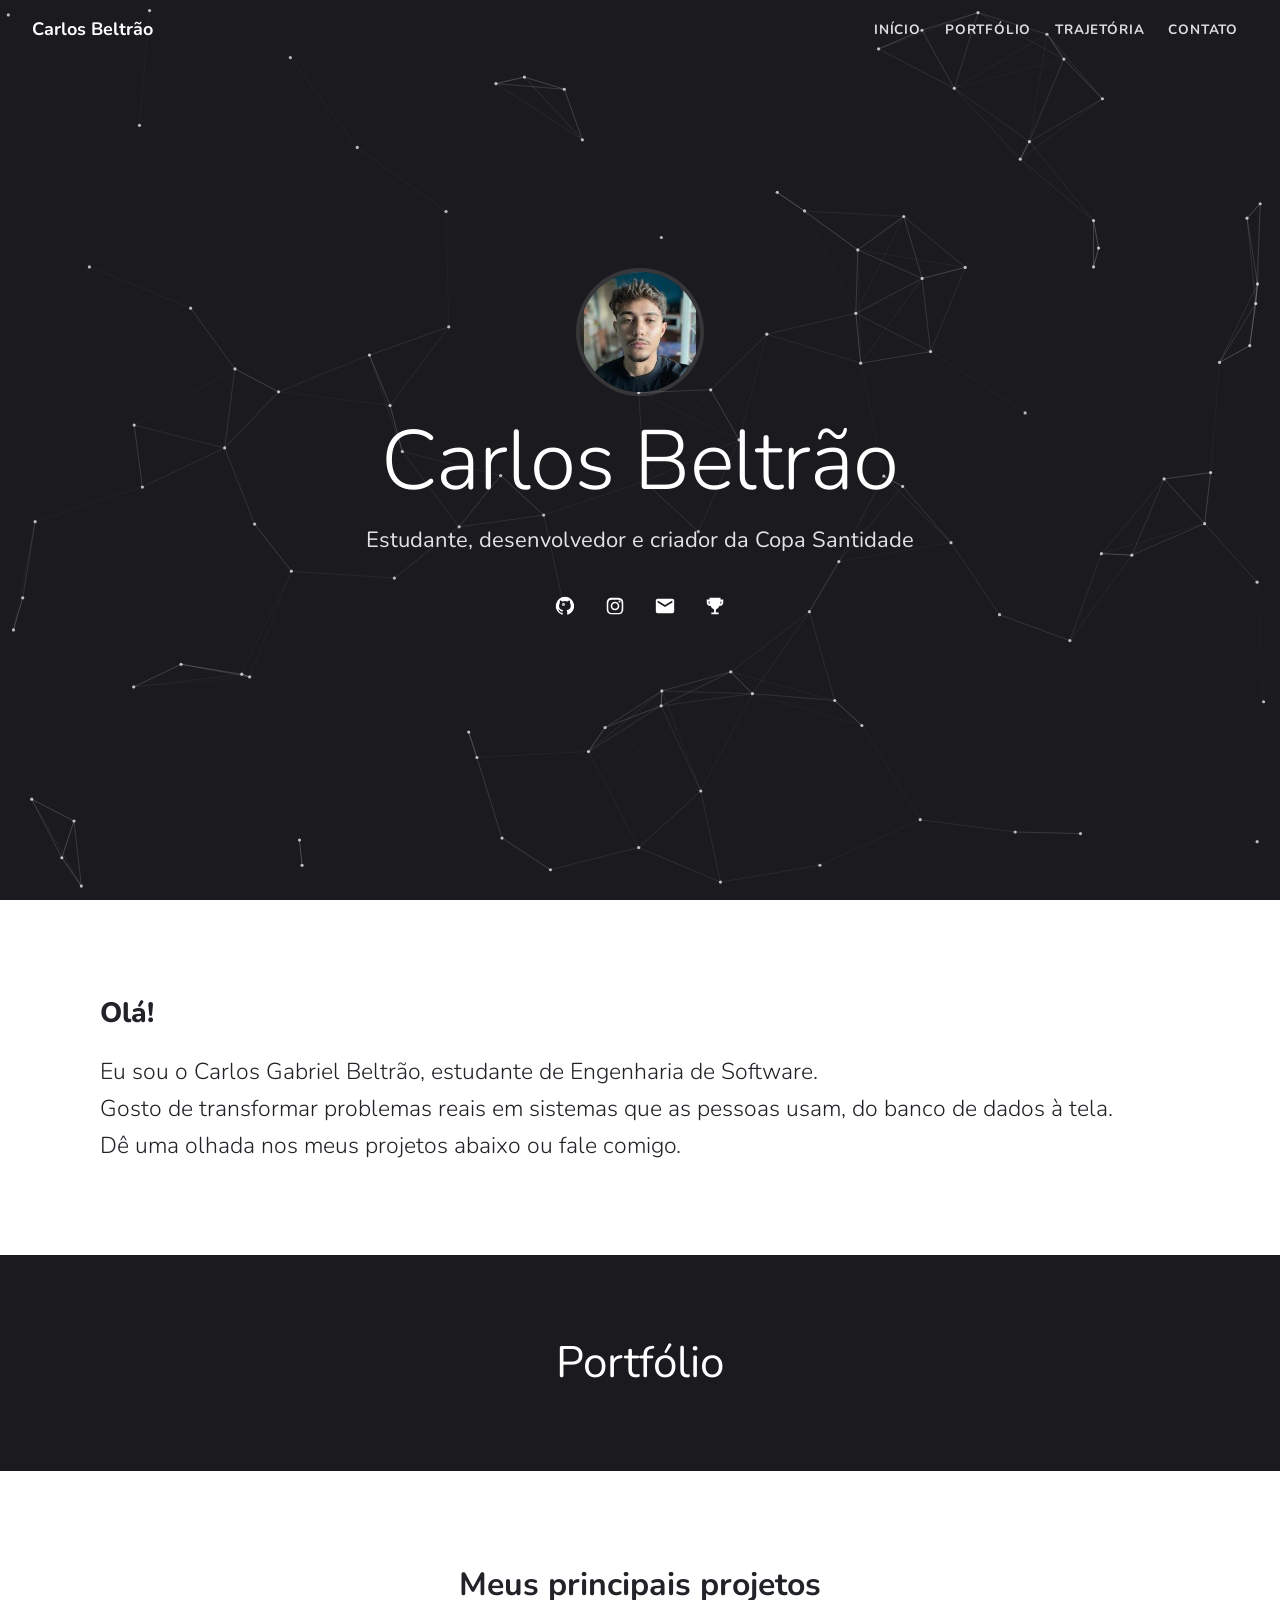
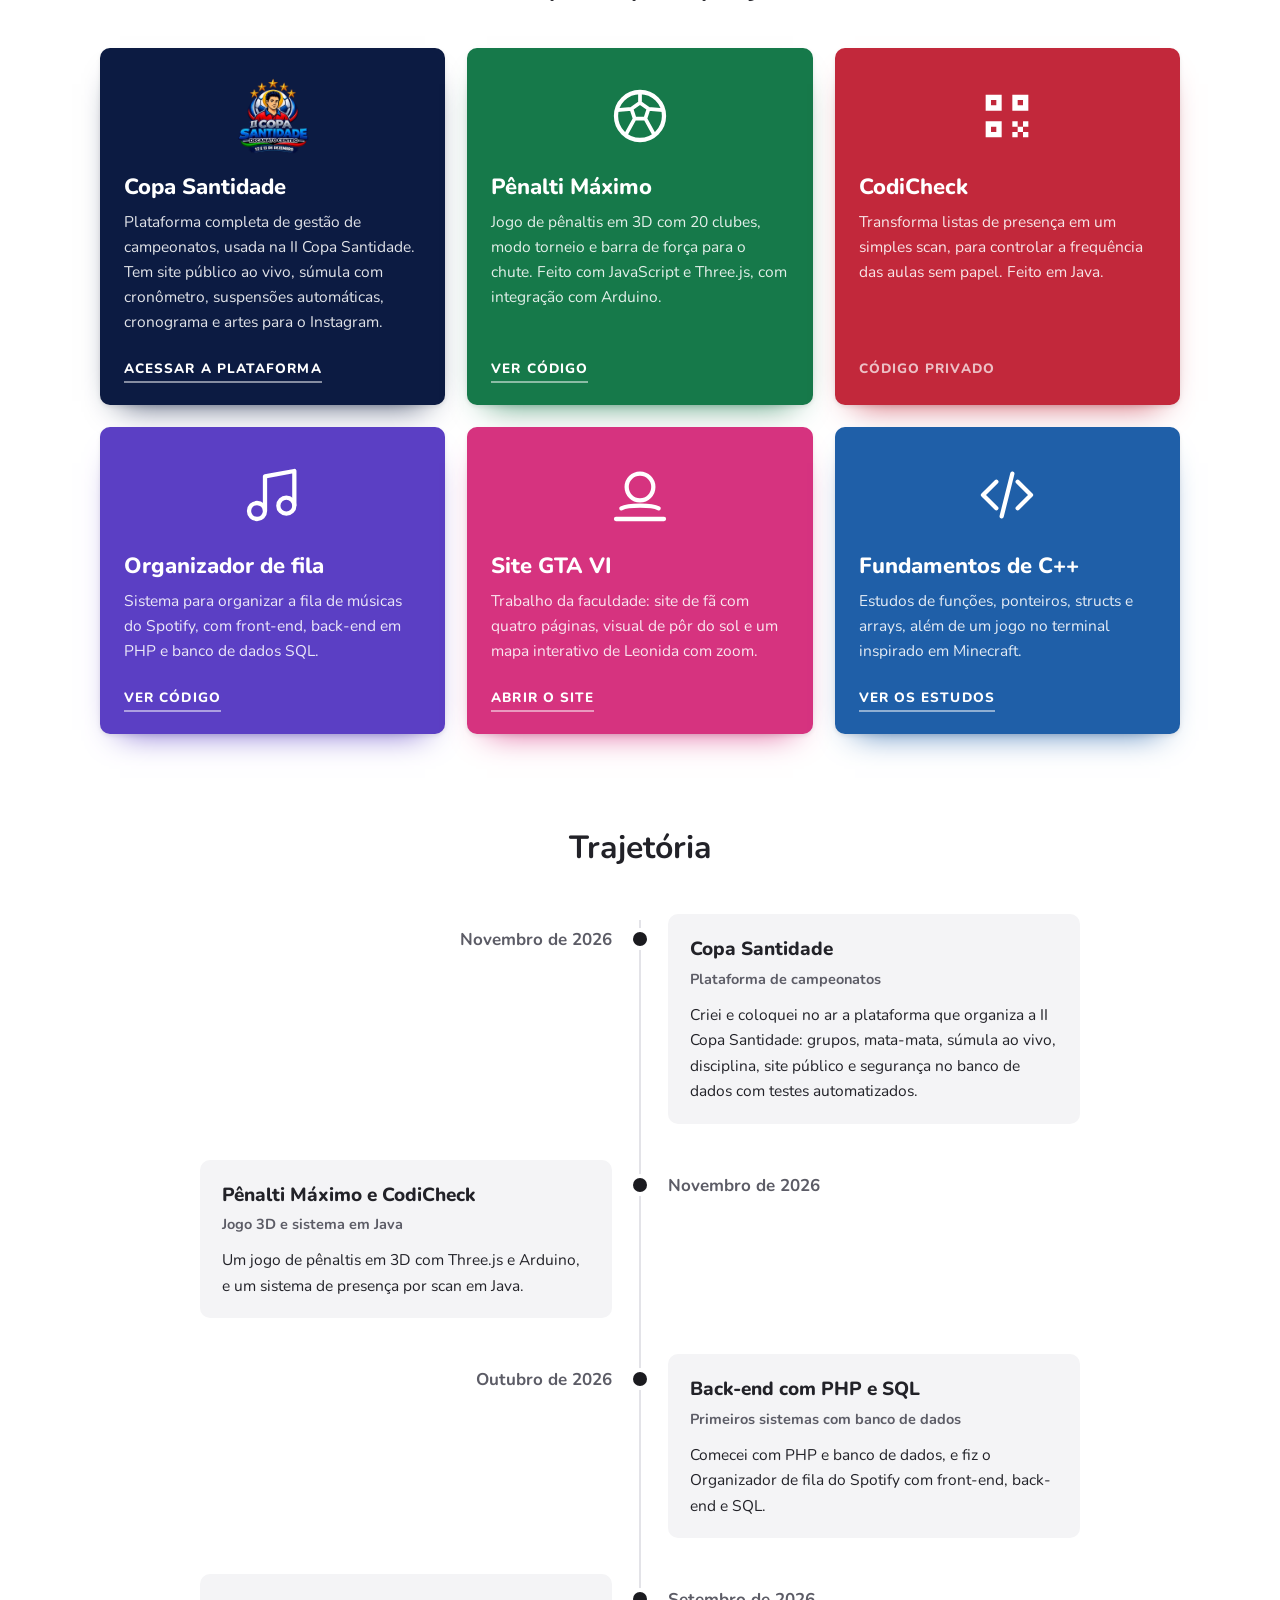
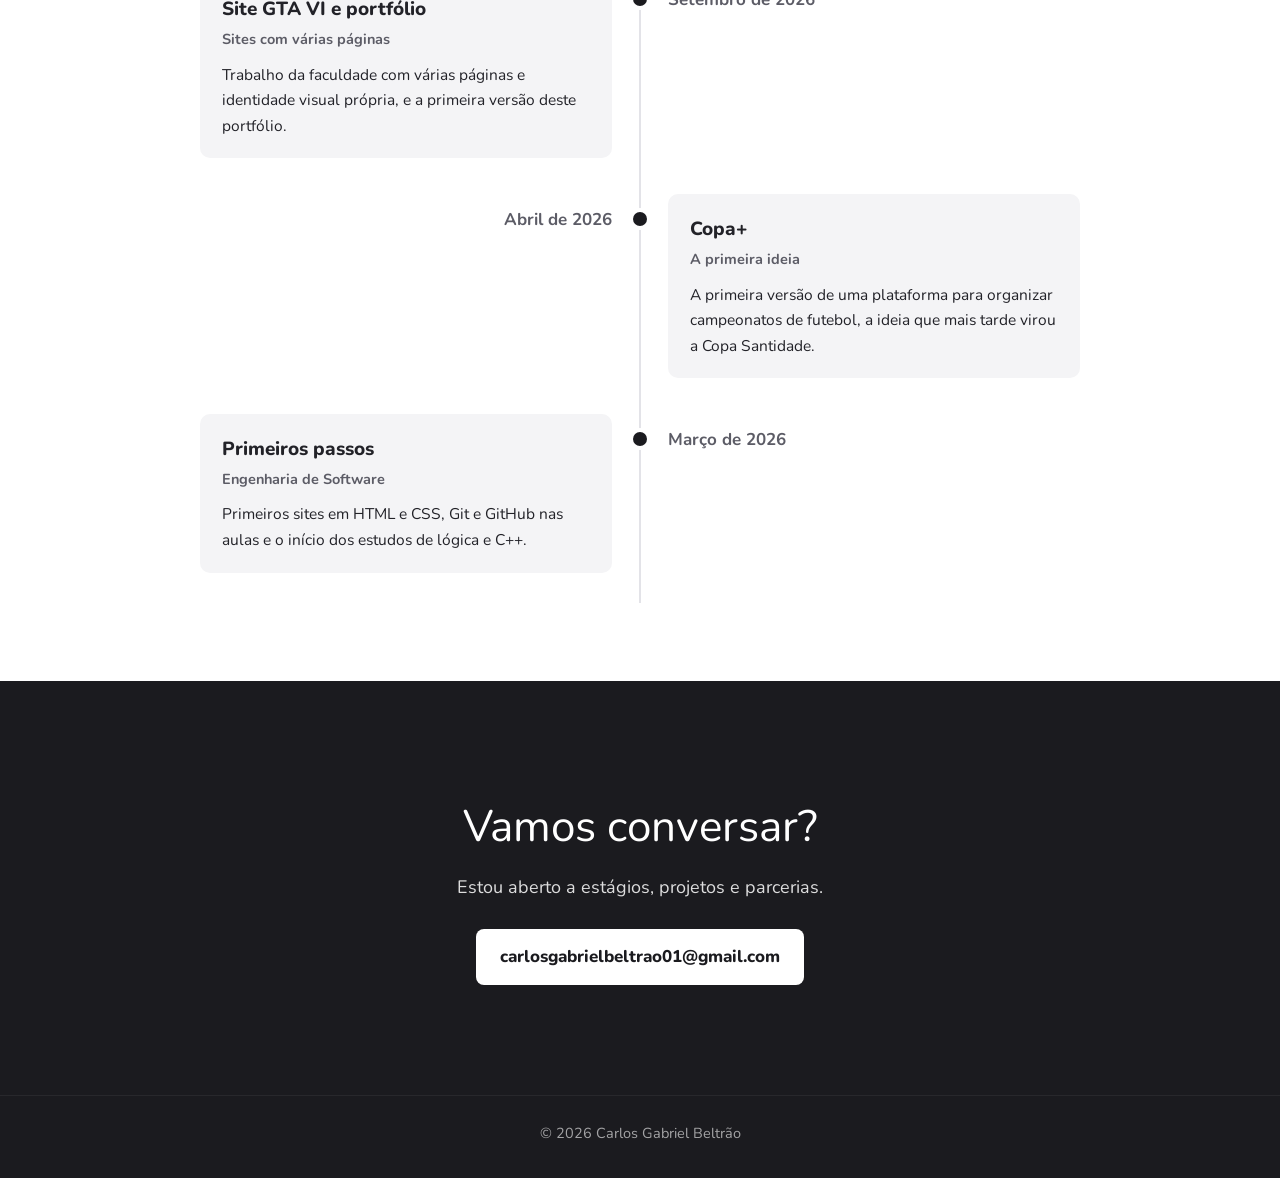
<file: index.html>
<!DOCTYPE html>
<html lang="pt-BR">
<head>
  <meta charset="UTF-8">
  <meta name="viewport" content="width=device-width, initial-scale=1.0">
  <title>Carlos Gabriel Beltrão</title>
  <meta name="description" content="Carlos Gabriel Beltrão, estudante de Engenharia de Software e desenvolvedor. Criador da plataforma Copa Santidade.">
  <meta name="theme-color" content="#1b1b1f">
  <meta property="og:title" content="Carlos Gabriel Beltrão">
  <meta property="og:description" content="Estudante de Engenharia de Software e desenvolvedor.">
  <meta property="og:image" content="img/carlos.jpg">
  <link rel="icon" href="img/carlos.jpg">
  <link rel="preconnect" href="https://fonts.googleapis.com">
  <link rel="preconnect" href="https://fonts.gstatic.com" crossorigin>
  <link href="https://fonts.googleapis.com/css2?family=Nunito:wght@300;400;600;700;800&display=swap" rel="stylesheet">
  <link rel="stylesheet" href="portfolio.css?v=3">
</head>

<body>
  <a class="pular" href="#ola">Pular para o conteúdo</a>

  <header class="topo" id="topo">
    <a class="topo-nome" href="#inicio">Carlos Beltrão</a>
    <nav aria-label="Navegação principal">
      <a href="#inicio">Início</a>
      <a href="#portfolio">Portfólio</a>
      <a href="#trajetoria">Trajetória</a>
      <a href="#contato">Contato</a>
    </nav>
  </header>

  <section class="ceu" id="inicio">
    <canvas class="estrelas" aria-hidden="true"></canvas>
    <div class="ceu-conteudo">
      <img class="foto" src="img/carlos.jpg" alt="Foto de Carlos Gabriel Beltrão" width="120" height="120">
      <h1>Carlos Beltrão</h1>
      <p class="papel">Estudante, desenvolvedor e criador da Copa Santidade</p>
      <ul class="redes" aria-label="Redes e contato">
        <li><a href="https://github.com/engsCarlosBeltrao" target="_blank" rel="noopener noreferrer" aria-label="GitHub">
          <svg viewBox="0 0 24 24" aria-hidden="true"><path d="M12 2a10 10 0 0 0-3.2 19.5c.5.1.7-.2.7-.5v-1.7c-2.8.6-3.4-1.3-3.4-1.3-.5-1.2-1.1-1.5-1.1-1.5-.9-.6.1-.6.1-.6 1 .1 1.5 1 1.5 1 .9 1.5 2.4 1.1 2.9.8.1-.6.4-1.1.6-1.3-2.2-.3-4.6-1.1-4.6-5 0-1.1.4-2 1-2.7-.1-.3-.4-1.3.1-2.7 0 0 .8-.3 2.8 1a9.6 9.6 0 0 1 5 0c1.9-1.3 2.8-1 2.8-1 .5 1.4.2 2.4.1 2.7.6.7 1 1.6 1 2.7 0 3.9-2.3 4.7-4.6 5 .4.3.7.9.7 1.9V21c0 .3.2.6.7.5A10 10 0 0 0 12 2Z"/></svg>
        </a></li>
        <li><a href="https://www.instagram.com/gabriel_beltraozz/" target="_blank" rel="noopener noreferrer" aria-label="Instagram">
          <svg viewBox="0 0 24 24" aria-hidden="true"><path d="M12 7.3a4.7 4.7 0 1 0 0 9.4 4.7 4.7 0 0 0 0-9.4Zm0 7.7a3 3 0 1 1 0-6 3 3 0 0 1 0 6Zm6-7.9a1.1 1.1 0 1 1-2.2 0 1.1 1.1 0 0 1 2.2 0ZM21 8.2c-.1-1.5-.4-2.8-1.5-3.8-1-1-2.3-1.4-3.8-1.5H8.3c-1.5.1-2.8.4-3.8 1.5-1 1-1.4 2.3-1.5 3.8v7.6c.1 1.5.4 2.8 1.5 3.8 1 1 2.3 1.4 3.8 1.5h7.4c1.5-.1 2.8-.4 3.8-1.5 1-1 1.4-2.3 1.5-3.8V8.2Zm-2.1 9.4a3 3 0 0 1-1.7 1.7c-1.2.5-4 .4-5.2.4s-4 .1-5.2-.4a3 3 0 0 1-1.7-1.7c-.5-1.2-.4-4-.4-5.2s-.1-4 .4-5.2a3 3 0 0 1 1.7-1.7c1.2-.5 4-.4 5.2-.4s4-.1 5.2.4a3 3 0 0 1 1.7 1.7c.5 1.2.4 4 .4 5.2s.1 4-.4 5.2Z"/></svg>
        </a></li>
        <li><a href="mailto:carlosgabrielbeltrao01@gmail.com" aria-label="E-mail">
          <svg viewBox="0 0 24 24" aria-hidden="true"><path d="M20 4H4a2 2 0 0 0-2 2v12a2 2 0 0 0 2 2h16a2 2 0 0 0 2-2V6a2 2 0 0 0-2-2Zm0 4.2-8 5-8-5V6l8 5 8-5v2.2Z"/></svg>
        </a></li>
        <li><a href="https://copa-santidade.vercel.app" target="_blank" rel="noopener noreferrer" aria-label="Copa Santidade">
          <svg viewBox="0 0 24 24" aria-hidden="true"><path d="M18 3H6v2H3v3a4 4 0 0 0 4 4h.3A6 6 0 0 0 11 15.9V19H8v2h8v-2h-3v-3.1a6 6 0 0 0 3.7-3.9H17a4 4 0 0 0 4-4V5h-3V3ZM5 8V7h1v3a2 2 0 0 1-1-2Zm14 0a2 2 0 0 1-1 2V7h1v1Z"/></svg>
        </a></li>
      </ul>
    </div>
  </section>

  <main>
    <section class="ola" id="ola">
      <h2>Olá!</h2>
      <p>
        Eu sou o Carlos Gabriel Beltrão, estudante de Engenharia de Software.<br>
        Gosto de transformar problemas reais em sistemas que as pessoas usam, do banco de dados à tela.<br>
        Dê uma olhada nos meus projetos abaixo ou fale comigo.
      </p>
    </section>

    <section class="faixa" id="portfolio" aria-label="Portfólio">
      <canvas class="estrelas" aria-hidden="true"></canvas>
      <h2>Portfólio</h2>
    </section>

    <section class="projetos">
      <h2 class="titulo">Meus principais projetos</h2>

      <div class="grade">
        <article class="cartao" style="--cor:#0c1b42">
          <div class="cartao-icone"><img src="img/copa-santidade.png" alt="" width="72" height="72"></div>
          <h3>Copa Santidade</h3>
          <p>Plataforma completa de gestão de campeonatos, usada na II Copa Santidade. Tem site público ao vivo, súmula com cronômetro, suspensões automáticas, cronograma e artes para o Instagram.</p>
          <a class="cartao-link" href="https://copa-santidade.vercel.app" target="_blank" rel="noopener noreferrer">Acessar a plataforma</a>
        </article>

        <article class="cartao" style="--cor:#16794a">
          <div class="cartao-icone"><svg viewBox="0 0 24 24" aria-hidden="true"><circle cx="12" cy="12" r="9" fill="none" stroke="currentColor" stroke-width="1.6"/><path d="m12 7 3.2 2.3-1.2 3.7h-4L8.8 9.3 12 7Zm0-4v4m8.6 2.8-5.4-.5M17.3 19l-3.3-6m-7.3 6 3.3-6M3.4 9.8l5.4-.5" fill="none" stroke="currentColor" stroke-width="1.4" stroke-linejoin="round"/></svg></div>
          <h3>Pênalti Máximo</h3>
          <p>Jogo de pênaltis em 3D com 20 clubes, modo torneio e barra de força para o chute. Feito com JavaScript e Three.js, com integração com Arduino.</p>
          <a class="cartao-link" href="https://github.com/engsCarlosBeltrao/Penalti-maximo" target="_blank" rel="noopener noreferrer">Ver código</a>
        </article>

        <article class="cartao" style="--cor:#c2283b">
          <div class="cartao-icone"><svg viewBox="0 0 24 24" aria-hidden="true"><path d="M4 4h6v6H4V4Zm2 2v2h2V6H6Zm8-2h6v6h-6V4Zm2 2v2h2V6h-2ZM4 14h6v6H4v-6Zm2 2v2h2v-2H6Zm8-2h2v2h-2v-2Zm2 2h2v2h-2v-2Zm2-2h2v2h-2v-2Zm0 4h2v2h-2v-2Zm-4 0h2v2h-2v-2Z" fill="currentColor"/></svg></div>
          <h3>CodiCheck</h3>
          <p>Transforma listas de presença em um simples scan, para controlar a frequência das aulas sem papel. Feito em Java.</p>
          <span class="cartao-link cartao-link-off">Código privado</span>
        </article>

        <article class="cartao" style="--cor:#5b3fc4">
          <div class="cartao-icone"><svg viewBox="0 0 24 24" aria-hidden="true"><path d="M9 18V5l11-2v13" fill="none" stroke="currentColor" stroke-width="1.6" stroke-linejoin="round"/><circle cx="6" cy="18" r="3" fill="none" stroke="currentColor" stroke-width="1.6"/><circle cx="17" cy="16" r="3" fill="none" stroke="currentColor" stroke-width="1.6"/></svg></div>
          <h3>Organizador de fila</h3>
          <p>Sistema para organizar a fila de músicas do Spotify, com front-end, back-end em PHP e banco de dados SQL.</p>
          <a class="cartao-link" href="https://github.com/engsCarlosBeltrao/Organizador-de-fila-spotify" target="_blank" rel="noopener noreferrer">Ver código</a>
        </article>

        <article class="cartao" style="--cor:#d6337f">
          <div class="cartao-icone"><svg viewBox="0 0 24 24" aria-hidden="true"><circle cx="12" cy="9" r="5" fill="none" stroke="currentColor" stroke-width="1.6"/><path d="M3 21h18M5 17c2-1 4-1 7-1s5 0 7 1" fill="none" stroke="currentColor" stroke-width="1.6" stroke-linecap="round"/></svg></div>
          <h3>Site GTA VI</h3>
          <p>Trabalho da faculdade: site de fã com quatro páginas, visual de pôr do sol e um mapa interativo de Leonida com zoom.</p>
          <a class="cartao-link" href="gta6.html">Abrir o site</a>
        </article>

        <article class="cartao" style="--cor:#1f5fa8">
          <div class="cartao-icone"><svg viewBox="0 0 24 24" aria-hidden="true"><path d="m8 7-5 5 5 5M16 7l5 5-5 5M14 4l-4 16" fill="none" stroke="currentColor" stroke-width="1.6" stroke-linecap="round" stroke-linejoin="round"/></svg></div>
          <h3>Fundamentos de C++</h3>
          <p>Estudos de funções, ponteiros, structs e arrays, além de um jogo no terminal inspirado em Minecraft.</p>
          <a class="cartao-link" href="cpp.html">Ver os estudos</a>
        </article>
      </div>
    </section>

    <section class="trajetoria" id="trajetoria">
      <h2 class="titulo">Trajetória</h2>

      <ol class="linha">
        <li>
          <div class="linha-data">Novembro de 2026</div>
          <div class="linha-cartao">
            <h3>Copa Santidade</h3>
            <p class="linha-sub">Plataforma de campeonatos</p>
            <p>Criei e coloquei no ar a plataforma que organiza a II Copa Santidade: grupos, mata-mata, súmula ao vivo, disciplina, site público e segurança no banco de dados com testes automatizados.</p>
          </div>
        </li>
        <li>
          <div class="linha-data">Novembro de 2026</div>
          <div class="linha-cartao">
            <h3>Pênalti Máximo e CodiCheck</h3>
            <p class="linha-sub">Jogo 3D e sistema em Java</p>
            <p>Um jogo de pênaltis em 3D com Three.js e Arduino, e um sistema de presença por scan em Java.</p>
          </div>
        </li>
        <li>
          <div class="linha-data">Outubro de 2026</div>
          <div class="linha-cartao">
            <h3>Back-end com PHP e SQL</h3>
            <p class="linha-sub">Primeiros sistemas com banco de dados</p>
            <p>Comecei com PHP e banco de dados, e fiz o Organizador de fila do Spotify com front-end, back-end e SQL.</p>
          </div>
        </li>
        <li>
          <div class="linha-data">Setembro de 2026</div>
          <div class="linha-cartao">
            <h3>Site GTA VI e portfólio</h3>
            <p class="linha-sub">Sites com várias páginas</p>
            <p>Trabalho da faculdade com várias páginas e identidade visual própria, e a primeira versão deste portfólio.</p>
          </div>
        </li>
        <li>
          <div class="linha-data">Abril de 2026</div>
          <div class="linha-cartao">
            <h3>Copa+</h3>
            <p class="linha-sub">A primeira ideia</p>
            <p>A primeira versão de uma plataforma para organizar campeonatos de futebol, a ideia que mais tarde virou a Copa Santidade.</p>
          </div>
        </li>
        <li>
          <div class="linha-data">Março de 2026</div>
          <div class="linha-cartao">
            <h3>Primeiros passos</h3>
            <p class="linha-sub">Engenharia de Software</p>
            <p>Primeiros sites em HTML e CSS, Git e GitHub nas aulas e o início dos estudos de lógica e C++.</p>
          </div>
        </li>
      </ol>
    </section>

    <section class="faixa faixa-contato" id="contato" aria-labelledby="titulo-contato">
      <canvas class="estrelas" aria-hidden="true"></canvas>
      <h2 id="titulo-contato">Vamos conversar?</h2>
      <p>Estou aberto a estágios, projetos e parcerias.</p>
      <a class="botao" href="mailto:carlosgabrielbeltrao01@gmail.com">carlosgabrielbeltrao01@gmail.com</a>
    </section>
  </main>

  <footer class="rodape">
    <p>© 2026 Carlos Gabriel Beltrão</p>
  </footer>

  <script>
    // Constelação: pontos que se movem devagar e se ligam quando ficam perto.
    const parado = window.matchMedia('(prefers-reduced-motion: reduce)').matches
    document.querySelectorAll('canvas.estrelas').forEach((canvas) => {
      const ctx = canvas.getContext('2d')
      let pontos = [], largura = 0, altura = 0, visivel = true
      const ligar = 130

      function montar() {
        const dpr = Math.min(window.devicePixelRatio || 1, 2)
        largura = canvas.clientWidth; altura = canvas.clientHeight
        canvas.width = largura * dpr; canvas.height = altura * dpr
        ctx.setTransform(dpr, 0, 0, dpr, 0, 0)
        const quantidade = Math.round(Math.min(110, (largura * altura) / 9000))
        pontos = Array.from({ length: quantidade }, () => ({
          x: Math.random() * largura, y: Math.random() * altura,
          vx: (Math.random() - 0.5) * 0.25, vy: (Math.random() - 0.5) * 0.25,
        }))
      }

      function desenhar() {
        ctx.clearRect(0, 0, largura, altura)
        for (const p of pontos) {
          if (!parado) {
            p.x += p.vx; p.y += p.vy
            if (p.x < 0 || p.x > largura) p.vx *= -1
            if (p.y < 0 || p.y > altura) p.vy *= -1
          }
        }
        ctx.lineWidth = 1
        for (let i = 0; i < pontos.length; i++) {
          for (let j = i + 1; j < pontos.length; j++) {
            const dx = pontos[i].x - pontos[j].x, dy = pontos[i].y - pontos[j].y
            const d = Math.hypot(dx, dy)
            if (d < ligar) {
              ctx.strokeStyle = 'rgba(255,255,255,' + (0.28 * (1 - d / ligar)).toFixed(3) + ')'
              ctx.beginPath(); ctx.moveTo(pontos[i].x, pontos[i].y); ctx.lineTo(pontos[j].x, pontos[j].y); ctx.stroke()
            }
          }
        }
        ctx.fillStyle = 'rgba(255,255,255,0.7)'
        for (const p of pontos) { ctx.beginPath(); ctx.arc(p.x, p.y, 1.6, 0, Math.PI * 2); ctx.fill() }
        if (!parado && visivel) requestAnimationFrame(desenhar)
      }

      new IntersectionObserver(([e]) => {
        const antes = visivel; visivel = e.isIntersecting
        if (visivel && !antes && !parado) requestAnimationFrame(desenhar)
      }).observe(canvas)
      window.addEventListener('resize', () => { montar(); if (parado) desenhar() })
      montar(); desenhar()
    })

    // Barra do topo fica sólida depois que sai da abertura.
    const topo = document.getElementById('topo')
    const ceu = document.getElementById('inicio')
    new IntersectionObserver(([e]) => topo.classList.toggle('solido', !e.isIntersecting), { rootMargin: '-64px 0px 0px 0px' }).observe(ceu)
  </script>
</body>
</html>
</file>
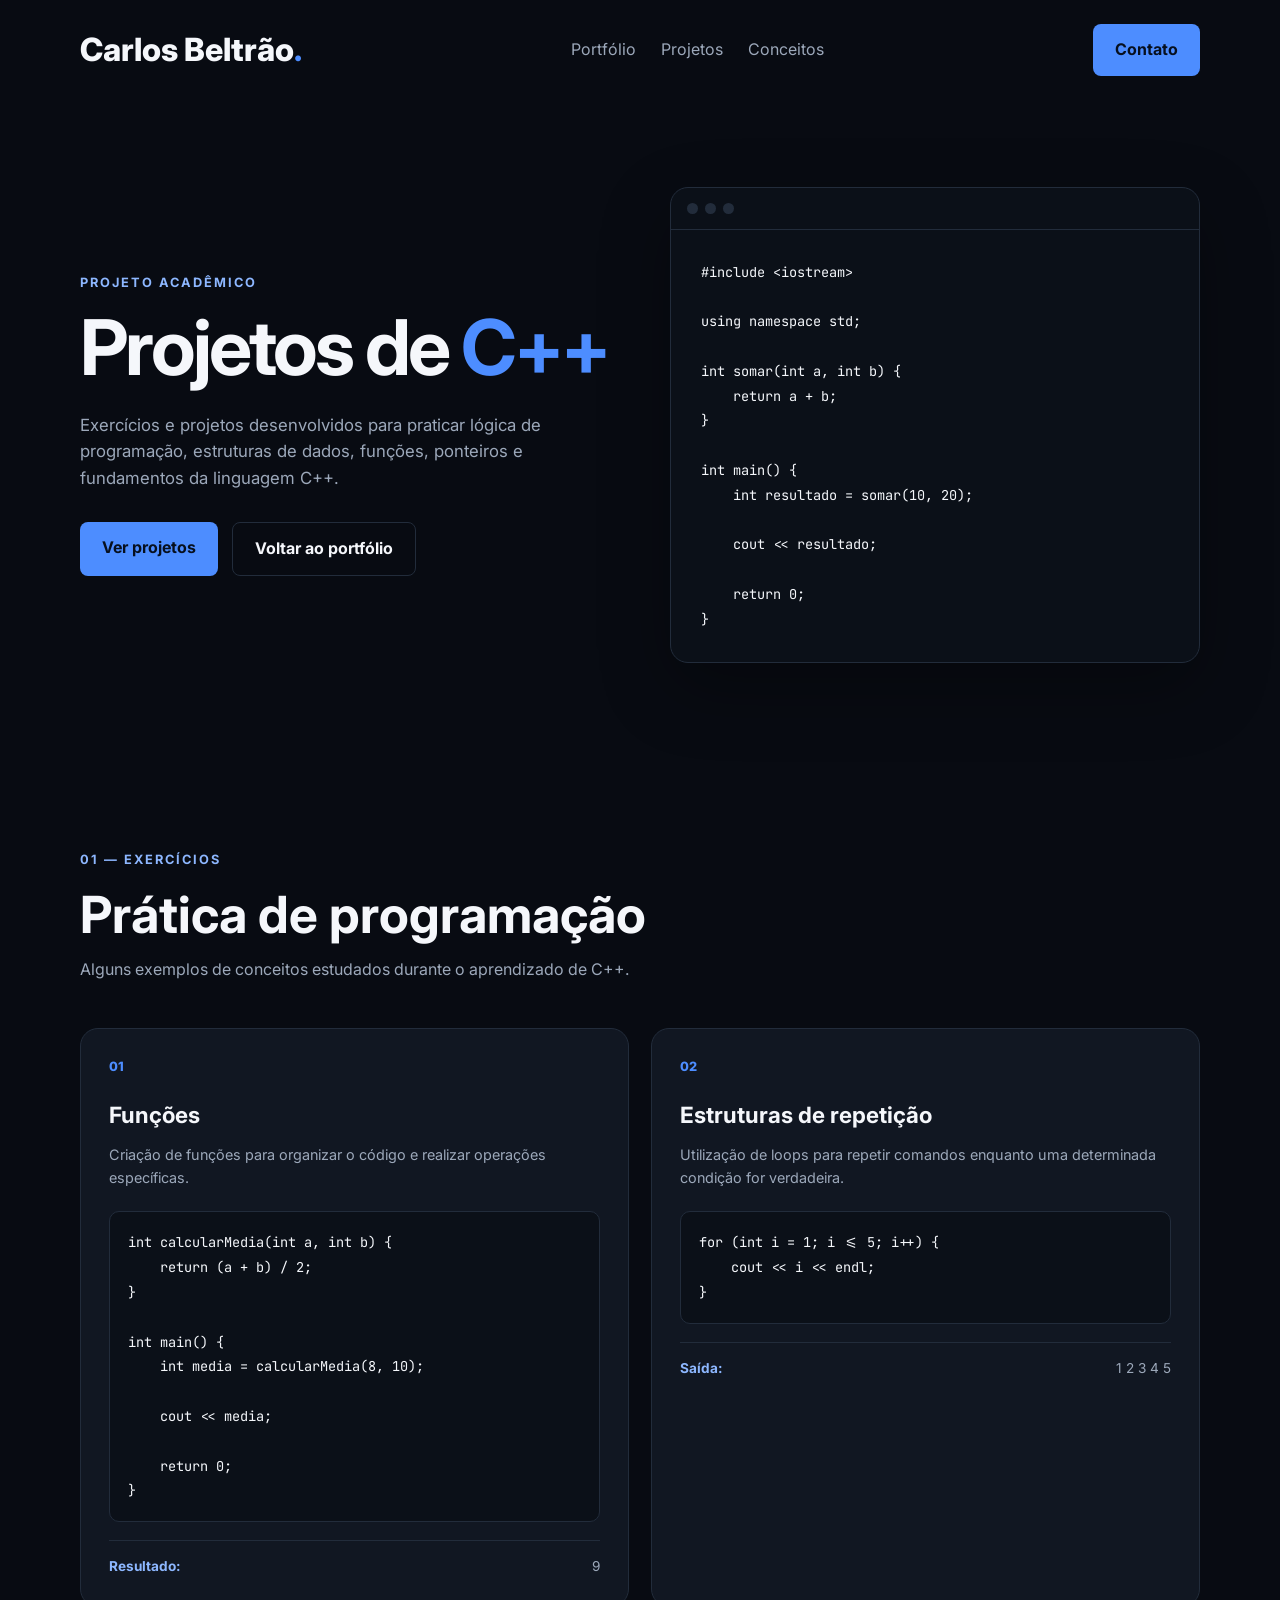
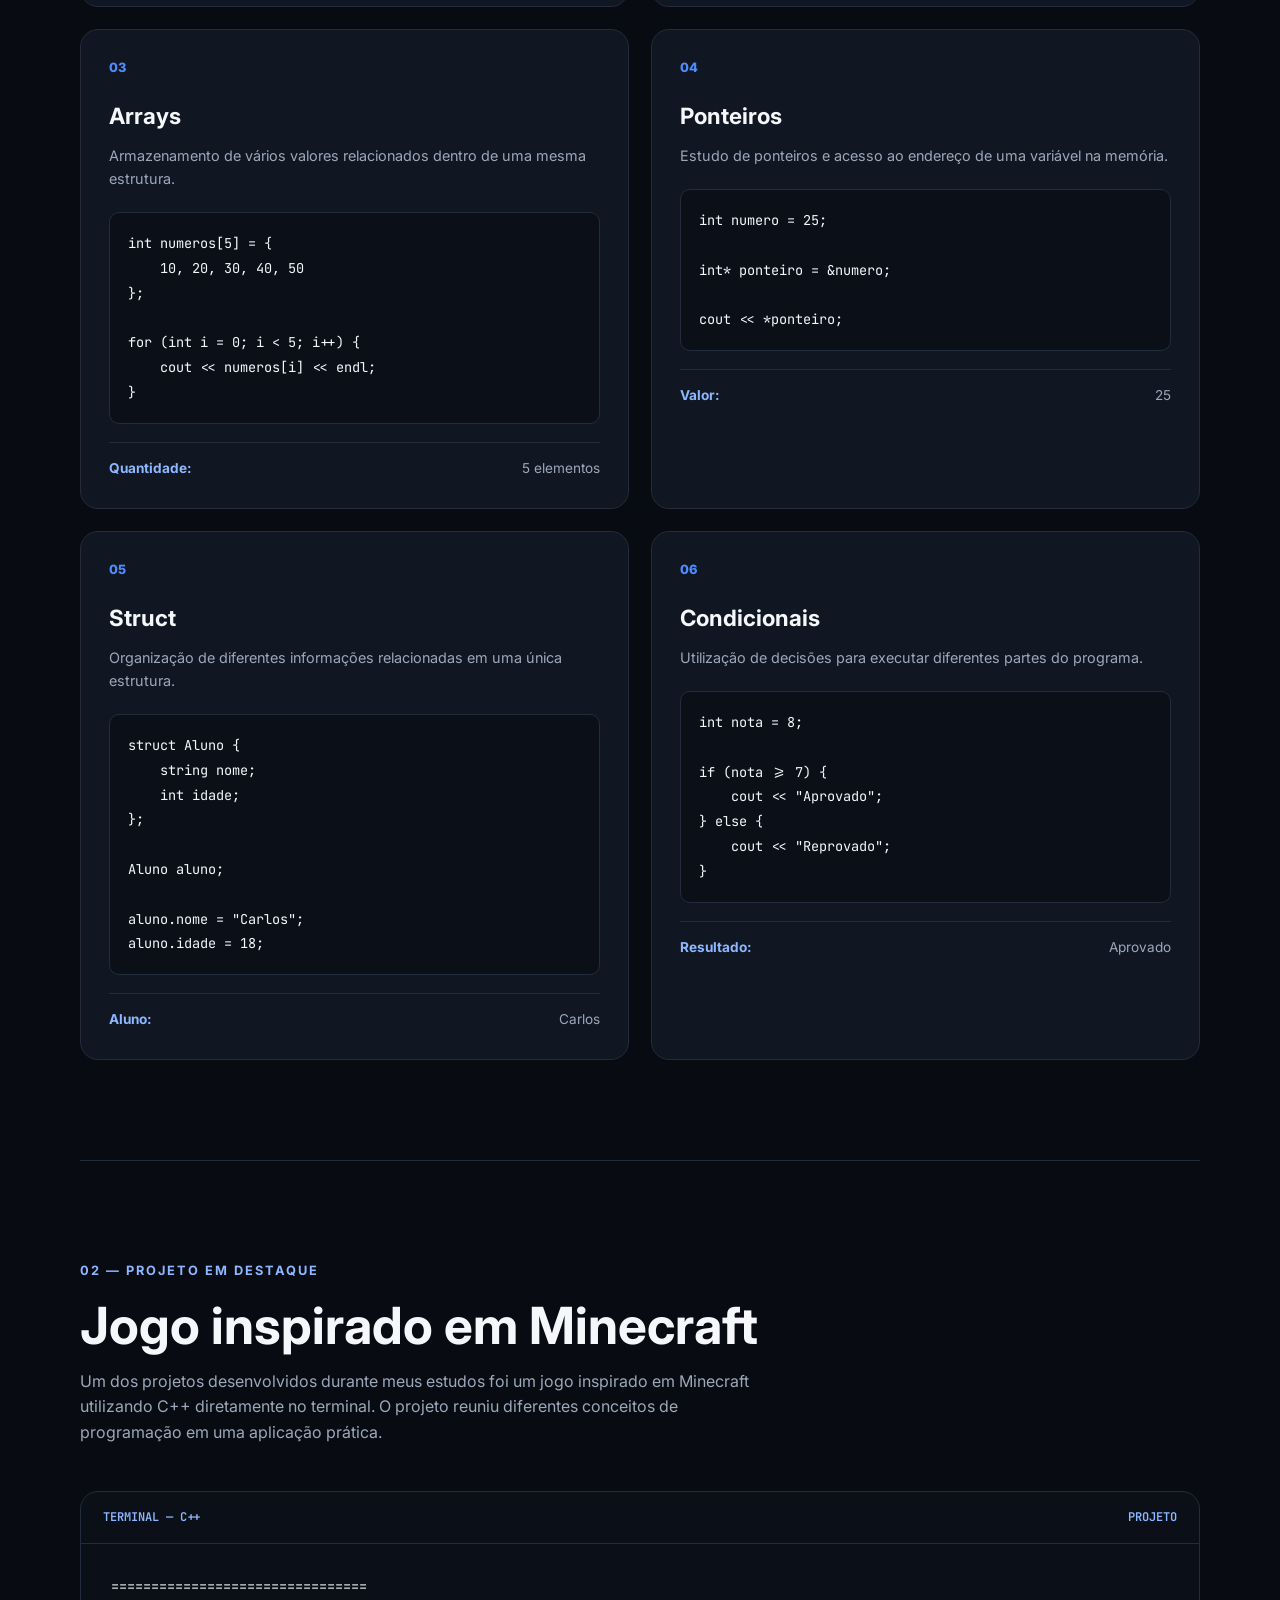
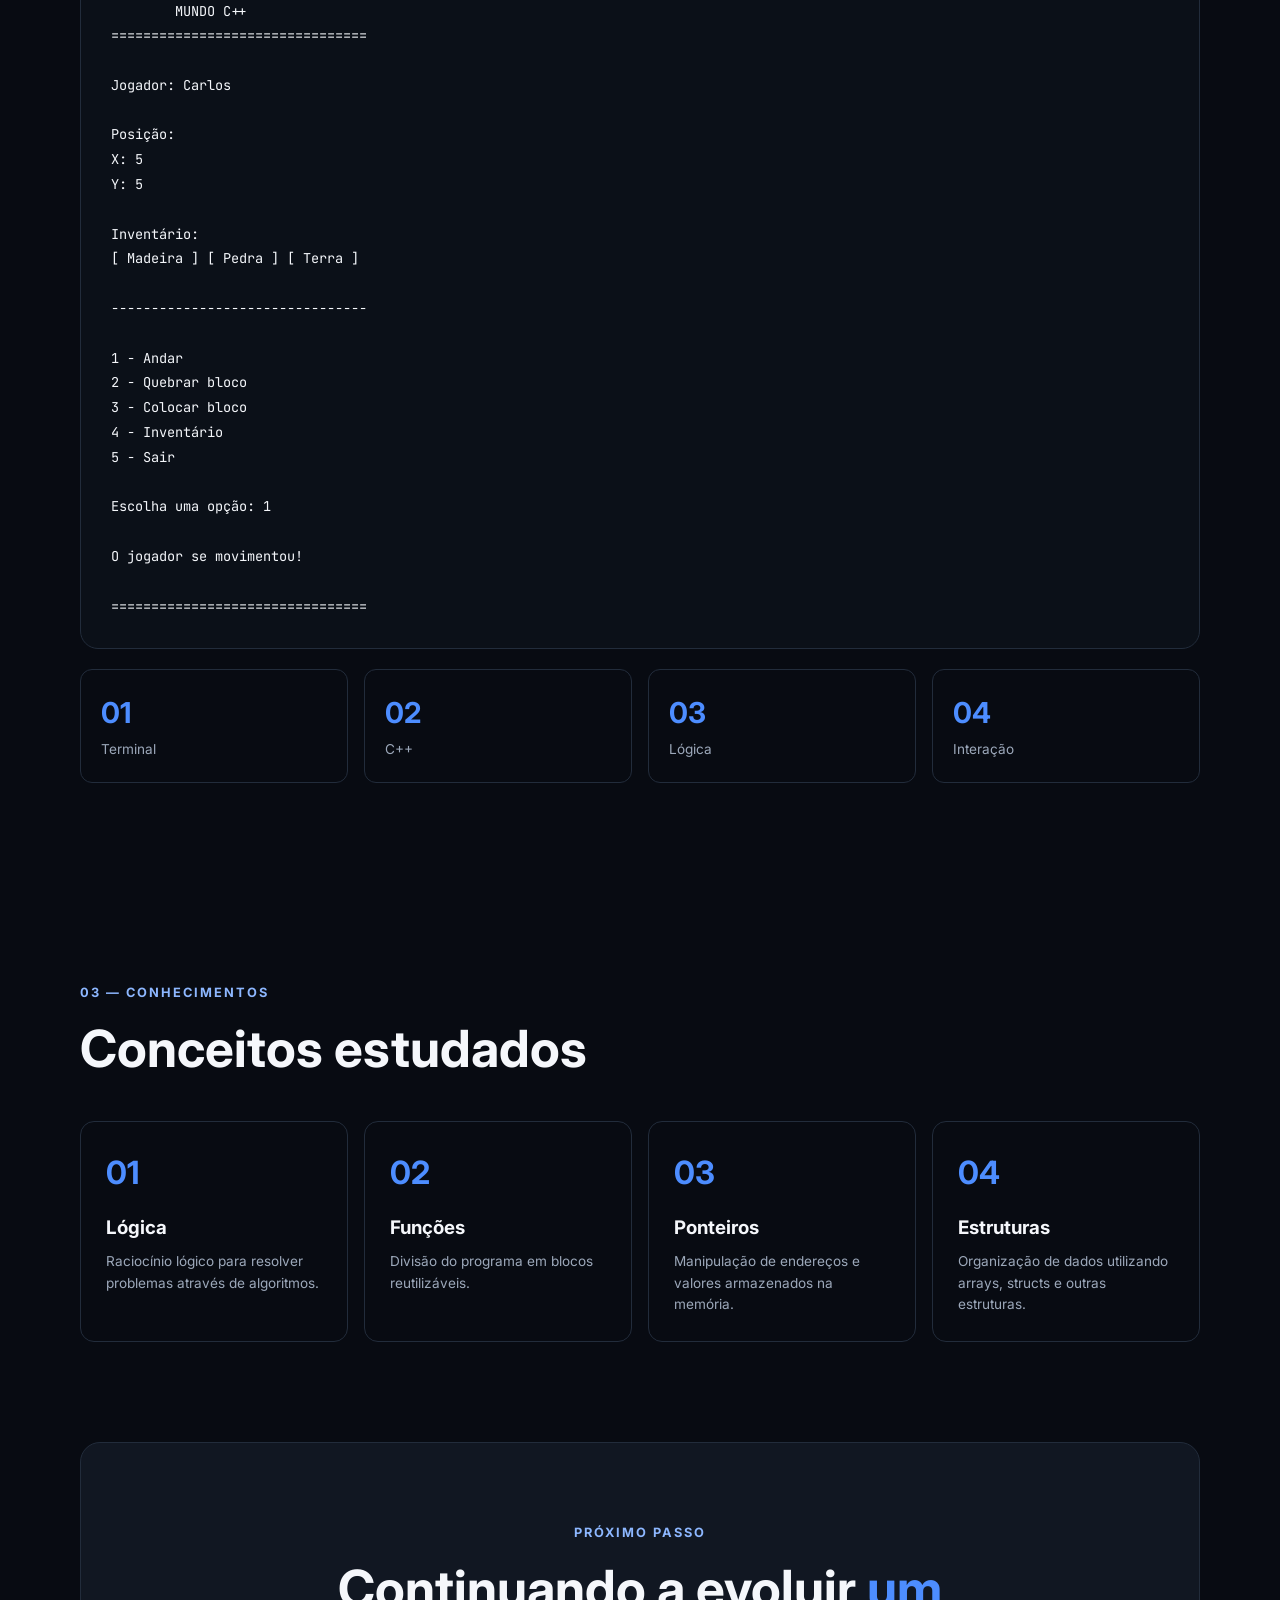
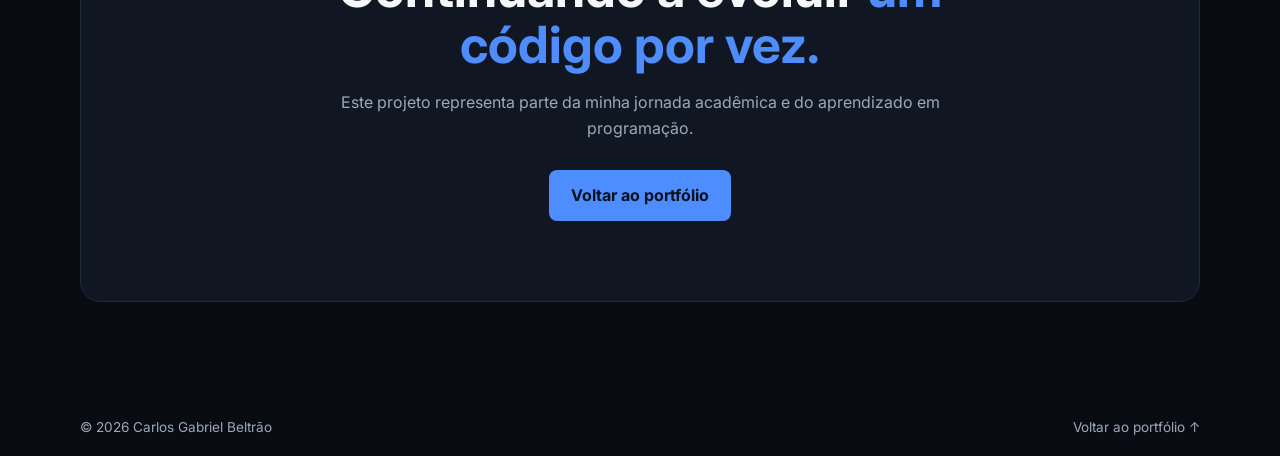
<file: cpp.html>
<!DOCTYPE html>
<html lang="pt-BR">
<head>
    <meta charset="UTF-8">
    <meta name="viewport" content="width=device-width, initial-scale=1.0">
    <meta name="description" content="Projetos acadêmicos de programação em C++ de Carlos Beltrão.">
    <title>Projetos C++ | Carlos Beltrão</title>
    <link rel="stylesheet" href="cpp.css">
</head>

<body>

<header class="cabecalho">
    <a href="index.html" class="logo">Carlos Beltrão<span>.</span></a>

    <nav>
        <a href="index.html">Portfólio</a>
        <a href="#projetos">Projetos</a>
        <a href="#conceitos">Conceitos</a>
    </nav>

    <a href="index.html#contato" class="botao">Contato</a>
</header>

<main>

    <section class="hero">
        <div>
            <p class="etiqueta">PROJETO ACADÊMICO</p>

            <h1>
                Projetos de
                <span>C++</span>
            </h1>

            <p class="descricao">
                Exercícios e projetos desenvolvidos para praticar lógica de
                programação, estruturas de dados, funções, ponteiros e
                fundamentos da linguagem C++.
            </p>

            <div class="hero-botoes">
                <a href="#projetos" class="botao">Ver projetos</a>
                <a href="index.html" class="botao secundario">Voltar ao portfólio</a>
            </div>
        </div>

        <div class="codigo-destaque">
            <div class="codigo-topo">
                <span></span>
                <span></span>
                <span></span>
            </div>

            <pre><code>#include &lt;iostream&gt;

using namespace std;

int somar(int a, int b) {
    return a + b;
}

int main() {
    int resultado = somar(10, 20);

    cout &lt;&lt; resultado;

    return 0;
}</code></pre>
        </div>
    </section>

    <section class="secao" id="projetos">

        <div class="titulo-secao">
            <p class="etiqueta">01 — EXERCÍCIOS</p>

            <h2>Prática de programação</h2>

            <p>
                Alguns exemplos de conceitos estudados durante o aprendizado
                de C++.
            </p>
        </div>

        <div class="projetos">

            <article class="card">
                <div class="numero">01</div>

                <h3>Funções</h3>

                <p>
                    Criação de funções para organizar o código e realizar
                    operações específicas.
                </p>

                <pre><code>int calcularMedia(int a, int b) {
    return (a + b) / 2;
}

int main() {
    int media = calcularMedia(8, 10);

    cout &lt;&lt; media;

    return 0;
}</code></pre>

                <div class="resultado">
                    <strong>Resultado:</strong>
                    <span>9</span>
                </div>
            </article>

            <article class="card">
                <div class="numero">02</div>

                <h3>Estruturas de repetição</h3>

                <p>
                    Utilização de loops para repetir comandos enquanto uma
                    determinada condição for verdadeira.
                </p>

                <pre><code>for (int i = 1; i &lt;= 5; i++) {
    cout &lt;&lt; i &lt;&lt; endl;
}</code></pre>

                <div class="resultado">
                    <strong>Saída:</strong>
                    <span>1 2 3 4 5</span>
                </div>
            </article>

            <article class="card">
                <div class="numero">03</div>

                <h3>Arrays</h3>

                <p>
                    Armazenamento de vários valores relacionados dentro de
                    uma mesma estrutura.
                </p>

                <pre><code>int numeros[5] = {
    10, 20, 30, 40, 50
};

for (int i = 0; i &lt; 5; i++) {
    cout &lt;&lt; numeros[i] &lt;&lt; endl;
}</code></pre>

                <div class="resultado">
                    <strong>Quantidade:</strong>
                    <span>5 elementos</span>
                </div>
            </article>

            <article class="card">
                <div class="numero">04</div>

                <h3>Ponteiros</h3>

                <p>
                    Estudo de ponteiros e acesso ao endereço de uma variável
                    na memória.
                </p>

                <pre><code>int numero = 25;

int* ponteiro = &amp;numero;

cout &lt;&lt; *ponteiro;</code></pre>

                <div class="resultado">
                    <strong>Valor:</strong>
                    <span>25</span>
                </div>
            </article>

            <article class="card">
                <div class="numero">05</div>

                <h3>Struct</h3>

                <p>
                    Organização de diferentes informações relacionadas em uma
                    única estrutura.
                </p>

                <pre><code>struct Aluno {
    string nome;
    int idade;
};

Aluno aluno;

aluno.nome = "Carlos";
aluno.idade = 18;</code></pre>

                <div class="resultado">
                    <strong>Aluno:</strong>
                    <span>Carlos</span>
                </div>
            </article>

            <article class="card">
                <div class="numero">06</div>

                <h3>Condicionais</h3>

                <p>
                    Utilização de decisões para executar diferentes partes
                    do programa.
                </p>

                <pre><code>int nota = 8;

if (nota &gt;= 7) {
    cout &lt;&lt; "Aprovado";
} else {
    cout &lt;&lt; "Reprovado";
}</code></pre>

                <div class="resultado">
                    <strong>Resultado:</strong>
                    <span>Aprovado</span>
                </div>
            </article>

        </div>
    </section>

    <section class="secao destaque">

        <div class="titulo-secao">
            <p class="etiqueta">02 — PROJETO EM DESTAQUE</p>

            <h2>Jogo inspirado em Minecraft</h2>

            <p>
                Um dos projetos desenvolvidos durante meus estudos foi um jogo
                inspirado em Minecraft utilizando C++ diretamente no terminal.
                O projeto reuniu diferentes conceitos de programação em uma
                aplicação prática.
            </p>
        </div>

        <div class="jogo">

            <div class="jogo-topo">
                <span>TERMINAL — C++</span>
                <span>PROJETO</span>
            </div>

            <pre><code>================================
        MUNDO C++ 
================================

Jogador: Carlos

Posição:
X: 5
Y: 5

Inventário:
[ Madeira ] [ Pedra ] [ Terra ]

--------------------------------

1 - Andar
2 - Quebrar bloco
3 - Colocar bloco
4 - Inventário
5 - Sair

Escolha uma opção: 1

O jogador se movimentou!

================================</code></pre>

        </div>

        <div class="jogo-info">

            <div>
                <strong>01</strong>
                <span>Terminal</span>
            </div>

            <div>
                <strong>02</strong>
                <span>C++</span>
            </div>

            <div>
                <strong>03</strong>
                <span>Lógica</span>
            </div>

            <div>
                <strong>04</strong>
                <span>Interação</span>
            </div>

        </div>

    </section>

    <section class="secao" id="conceitos">

        <div class="titulo-secao">
            <p class="etiqueta">03 — CONHECIMENTOS</p>

            <h2>Conceitos estudados</h2>
        </div>

        <div class="conceitos-grid">

            <div class="conceito">
                <strong>01</strong>
                <h3>Lógica</h3>
                <p>
                    Raciocínio lógico para resolver problemas através
                    de algoritmos.
                </p>
            </div>

            <div class="conceito">
                <strong>02</strong>
                <h3>Funções</h3>
                <p>
                    Divisão do programa em blocos reutilizáveis.
                </p>
            </div>

            <div class="conceito">
                <strong>03</strong>
                <h3>Ponteiros</h3>
                <p>
                    Manipulação de endereços e valores armazenados
                    na memória.
                </p>
            </div>

            <div class="conceito">
                <strong>04</strong>
                <h3>Estruturas</h3>
                <p>
                    Organização de dados utilizando arrays, structs
                    e outras estruturas.
                </p>
            </div>

        </div>
    </section>

    <section class="cta">

        <p class="etiqueta">PRÓXIMO PASSO</p>

        <h2>
            Continuando a evoluir
            <span>um código por vez.</span>
        </h2>

        <p>
            Este projeto representa parte da minha jornada acadêmica
            e do aprendizado em programação.
        </p>

        <a href="index.html" class="botao">
            Voltar ao portfólio
        </a>

    </section>

</main>

<footer>
    <p>© 2026 Carlos Gabriel Beltrão</p>

    <a href="index.html">
        Voltar ao portfólio ↑
    </a>
</footer>

</body>
</html>
</file>
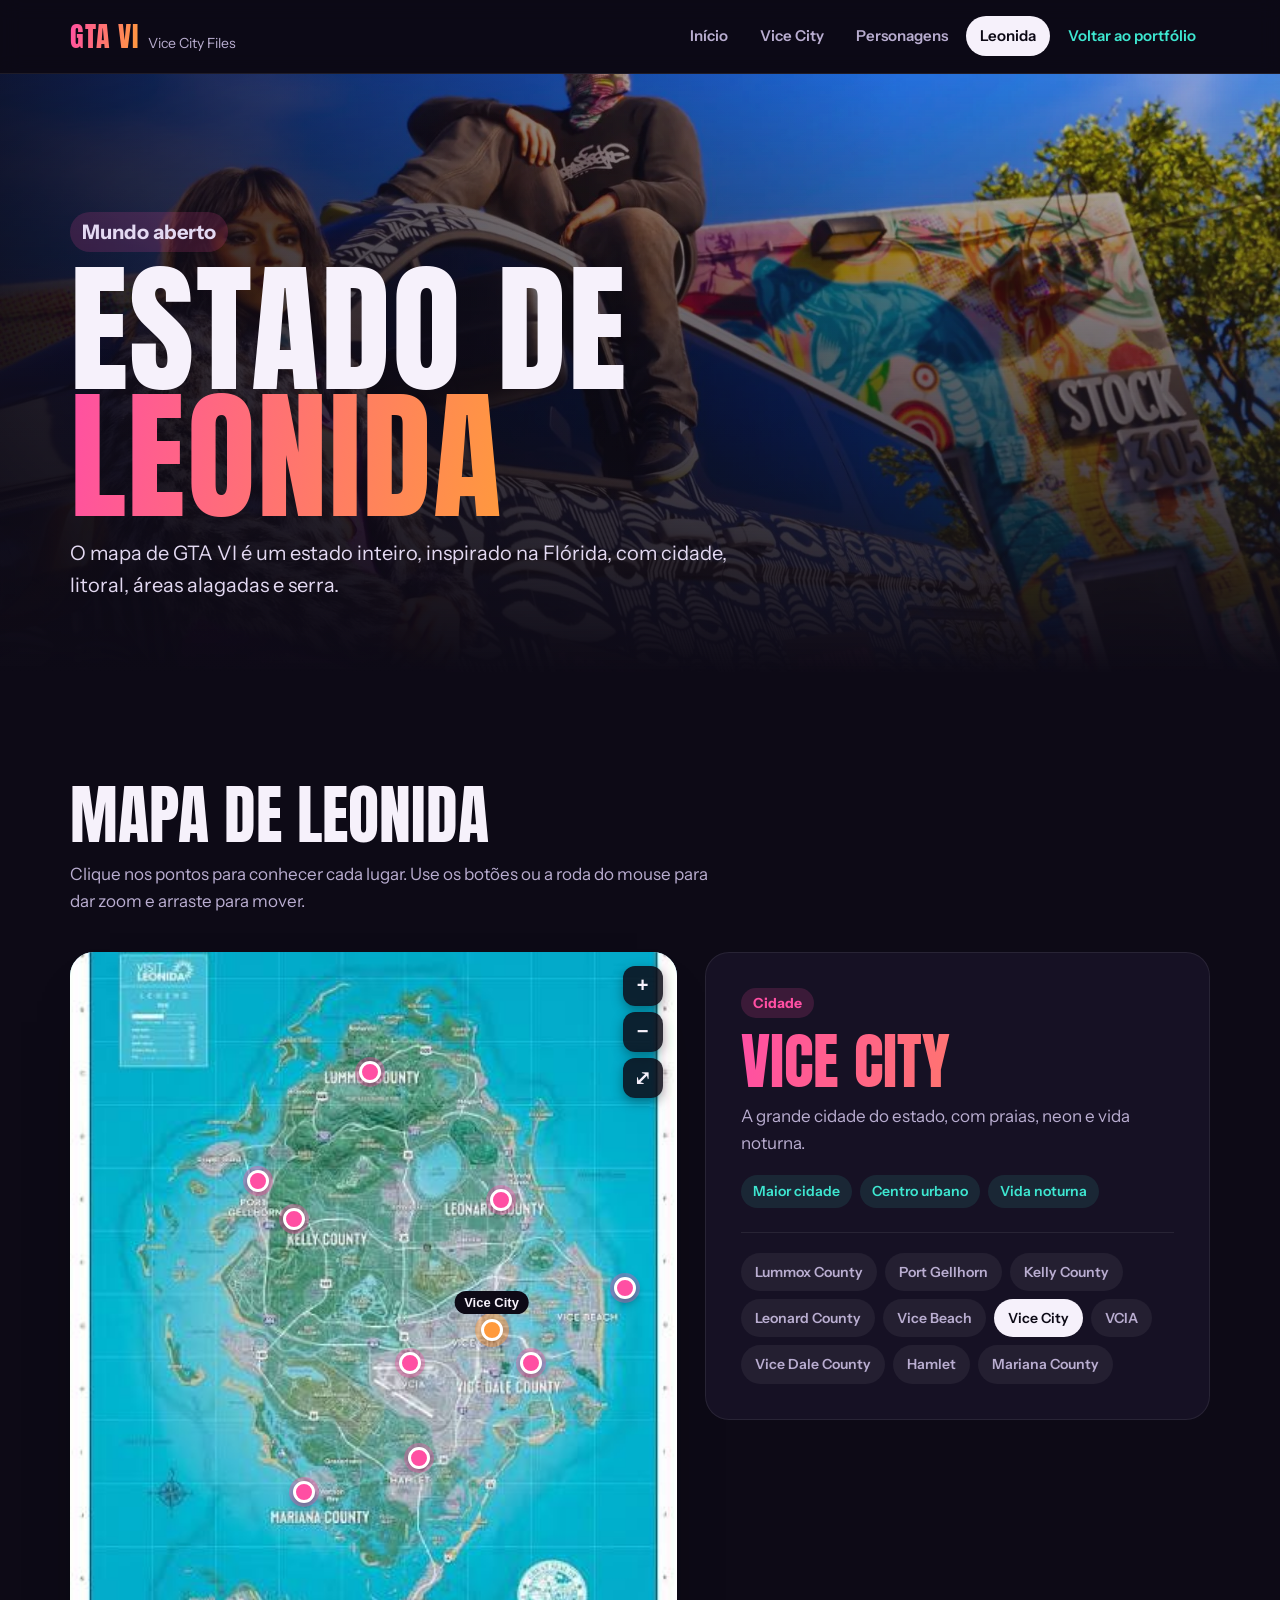
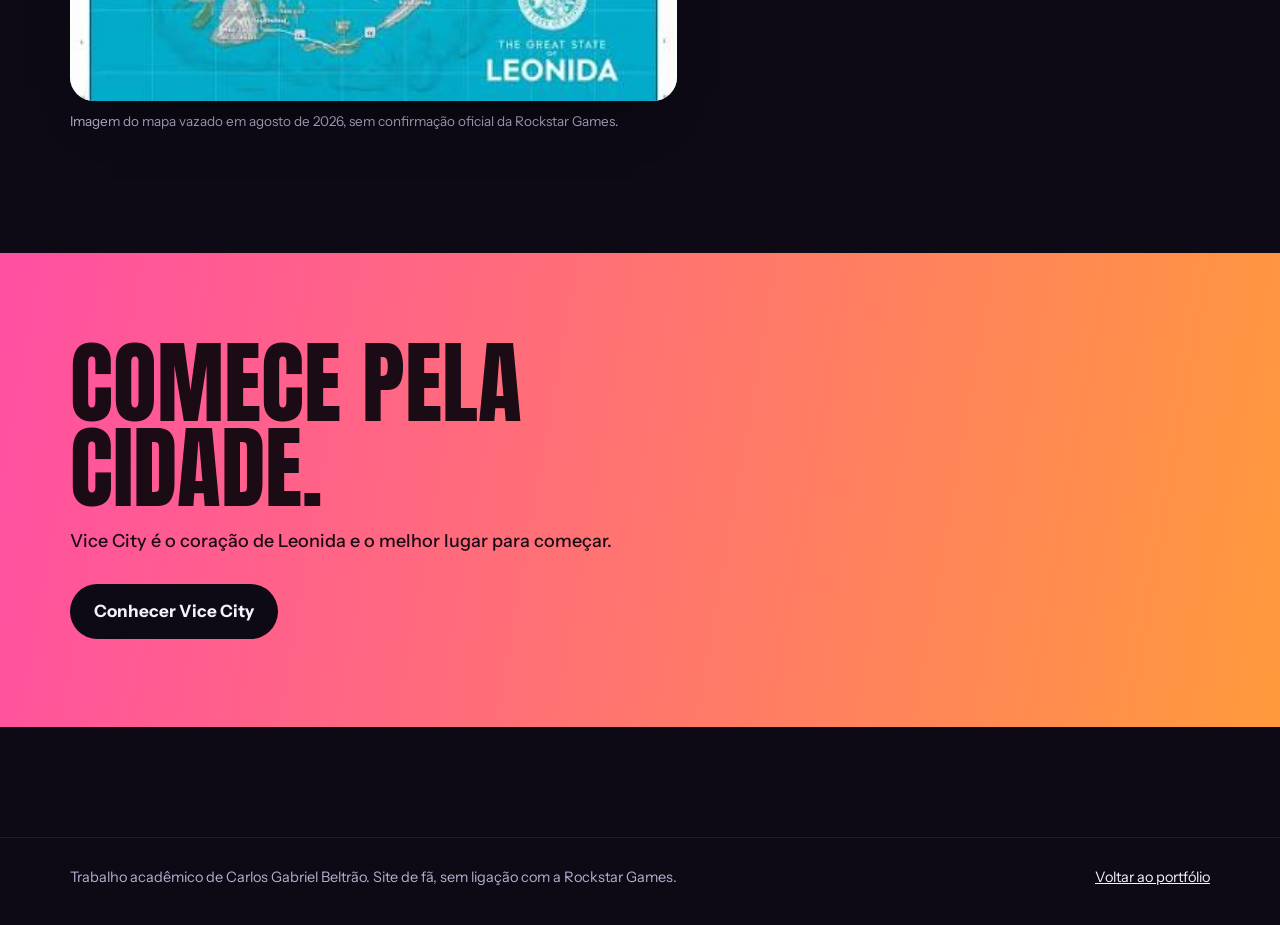
<file: explorar.html>
<!DOCTYPE html>
<html lang="pt-BR">
<head>
  <meta charset="UTF-8">
  <meta name="viewport" content="width=device-width, initial-scale=1.0">
  <title>Leonida | GTA VI</title>
  <meta name="description" content="As regiões do estado de Leonida, o mundo aberto de GTA VI.">
  <meta name="theme-color" content="#0d0a16">
  <link rel="preconnect" href="https://fonts.googleapis.com">
  <link rel="preconnect" href="https://fonts.gstatic.com" crossorigin>
  <link href="https://fonts.googleapis.com/css2?family=Anton&family=Instrument+Sans:wght@400;500;600;700&display=swap" rel="stylesheet">
  <link rel="stylesheet" href="gta6.css?v=4">
</head>
<body>
  <header class="topo">
    <div class="conteudo">
      <a class="marca" href="gta6.html"><strong>GTA VI</strong><span>Vice City Files</span></a>
      <nav class="menu" aria-label="Páginas do site">
        <a href="gta6.html">Início</a>
        <a href="vicecity.html">Vice City</a>
        <a href="personagens.html">Personagens</a>
        <a href="explorar.html" aria-current="page">Leonida</a>
        <a class="voltar" href="index.html">Voltar ao portfólio</a>
      </nav>
    </div>
  </header>

  <main>
    <section class="capa capa-curta">
      <img src="img/gta-rockstar.webp" alt="">
      <div class="conteudo">
        <p class="chamada">Mundo aberto</p>
        <h1>Estado de<br><span>Leonida</span></h1>
        <p>O mapa de GTA VI é um estado inteiro, inspirado na Flórida, com cidade, litoral, áreas alagadas e serra.</p>
      </div>
    </section>

    <section class="secao conteudo">
      <h2 class="secao-titulo">Mapa de Leonida</h2>
      <p class="secao-texto">Clique nos pontos para conhecer cada lugar. Use os botões ou a roda do mouse para dar zoom e arraste para mover.</p>

      <div class="mapa">
        <div class="mapa-area">
          <div class="mapa-janela" id="mapa-janela">
            <div class="mapa-palco" id="mapa-palco">
              <img src="img/mapa-leonida.jpg" alt="Mapa do estado de Leonida" width="402" height="497" draggable="false">
              <button type="button" class="ponto" data-regiao="lummox" style="left:49.5%;top:16.1%" aria-label="Lummox County"><span>Lummox County</span></button>
              <button type="button" class="ponto" data-regiao="port-gellhorn" style="left:31%;top:30.6%" aria-label="Port Gellhorn"><span>Port Gellhorn</span></button>
              <button type="button" class="ponto" data-regiao="kelly" style="left:37%;top:35.6%" aria-label="Kelly County"><span>Kelly County</span></button>
              <button type="button" class="ponto" data-regiao="leonard" style="left:71%;top:33.1%" aria-label="Leonard County"><span>Leonard County</span></button>
              <button type="button" class="ponto" data-regiao="vice-beach" style="left:91.5%;top:44.9%" aria-label="Vice Beach"><span>Vice Beach</span></button>
              <button type="button" class="ponto" data-regiao="vice-city" style="left:69.5%;top:50.4%" aria-label="Vice City"><span>Vice City</span></button>
              <button type="button" class="ponto" data-regiao="vcia" style="left:56%;top:54.9%" aria-label="VCIA"><span>VCIA</span></button>
              <button type="button" class="ponto" data-regiao="vice-dale" style="left:76%;top:54.9%" aria-label="Vice Dale County"><span>Vice Dale County</span></button>
              <button type="button" class="ponto" data-regiao="hamlet" style="left:57.5%;top:67.6%" aria-label="Hamlet"><span>Hamlet</span></button>
              <button type="button" class="ponto" data-regiao="mariana" style="left:38.5%;top:72.1%" aria-label="Mariana County"><span>Mariana County</span></button>
            </div>
          </div>
          <div class="mapa-zoom" role="group" aria-label="Zoom do mapa">
            <button type="button" id="zoom-mais" aria-label="Aproximar">+</button>
            <button type="button" id="zoom-menos" aria-label="Afastar">−</button>
            <button type="button" id="zoom-reset" aria-label="Ver o mapa inteiro">⤢</button>
          </div>
          <p class="mapa-fonte">Imagem do mapa vazado em agosto de 2026, sem confirmação oficial da Rockstar Games.</p>
        </div>

        <aside class="mapa-painel" aria-live="polite">
          <p class="chamada" id="painel-tipo">Cidade</p>
          <h3 id="painel-nome">Vice City</h3>
          <p id="painel-texto"></p>
          <ul class="painel-destaques" id="painel-destaques"></ul>
          <div class="mapa-lista" role="group" aria-label="Escolher lugar">
            <button type="button" data-regiao="lummox">Lummox County</button>
            <button type="button" data-regiao="port-gellhorn">Port Gellhorn</button>
            <button type="button" data-regiao="kelly">Kelly County</button>
            <button type="button" data-regiao="leonard">Leonard County</button>
            <button type="button" data-regiao="vice-beach">Vice Beach</button>
            <button type="button" data-regiao="vice-city">Vice City</button>
            <button type="button" data-regiao="vcia">VCIA</button>
            <button type="button" data-regiao="vice-dale">Vice Dale County</button>
            <button type="button" data-regiao="hamlet">Hamlet</button>
            <button type="button" data-regiao="mariana">Mariana County</button>
          </div>
        </aside>
      </div>
    </section>

    <script>
      const lugares = {
        'lummox': { tipo: 'Condado', nome: 'Lummox County', texto: 'Condado no norte do estado, com grandes áreas verdes, estradas do interior e um lago.', destaques: ['Norte do mapa', 'Áreas verdes', 'Interior'] },
        'port-gellhorn': { tipo: 'Cidade portuária', nome: 'Port Gellhorn', texto: 'Cidade portuária na costa oeste, longe do brilho da capital.', destaques: ['Costa oeste', 'Porto', 'Cidade pequena'] },
        'kelly': { tipo: 'Condado', nome: 'Kelly County', texto: 'Condado no centro-oeste, cortado por rodovias que ligam o interior à capital.', destaques: ['Centro-oeste', 'Rodovias', 'Interior'] },
        'leonard': { tipo: 'Condado', nome: 'Leonard County', texto: 'Condado no nordeste, perto do grande lago e da costa leste.', destaques: ['Nordeste', 'Lago', 'Costa leste'] },
        'vice-beach': { tipo: 'Praia', nome: 'Vice Beach', texto: 'Faixa de praia na costa leste, em frente a Vice City.', destaques: ['Costa leste', 'Praia', 'Perto de Vice City'] },
        'vice-city': { tipo: 'Cidade', nome: 'Vice City', texto: 'A grande cidade do estado, com praias, neon e vida noturna.', destaques: ['Maior cidade', 'Centro urbano', 'Vida noturna'] },
        'vcia': { tipo: 'Aeroporto', nome: 'VCIA', texto: 'Aeroporto internacional de Vice City, a oeste do centro da cidade.', destaques: ['Aeroporto', 'Perto de Vice City'] },
        'vice-dale': { tipo: 'Condado', nome: 'Vice Dale County', texto: 'Condado ao redor de Vice City, com bairros residenciais e a região metropolitana.', destaques: ['Região metropolitana', 'Bairros', 'Leste'] },
        'hamlet': { tipo: 'Cidade', nome: 'Hamlet', texto: 'Cidade ao sul de Vice City, na ligação com a parte sul do estado.', destaques: ['Sul de Vice City', 'Rodovias'] },
        'mariana': { tipo: 'Condado', nome: 'Mariana County', texto: 'Condado no sudoeste, com áreas alagadas e acesso às ilhas do sul.', destaques: ['Sudoeste', 'Áreas alagadas', 'Ilhas ao sul'] },
      }
      const el = (id) => document.getElementById(id)
      const alvos = document.querySelectorAll('[data-regiao]')

      function mostrar(id) {
        const l = lugares[id]
        if (!l) return
        el('painel-tipo').textContent = l.tipo
        el('painel-nome').textContent = l.nome
        el('painel-texto').textContent = l.texto
        el('painel-destaques').innerHTML = l.destaques.map((d) => '<li>' + d + '</li>').join('')
        alvos.forEach((a) => {
          const ativo = a.dataset.regiao === id
          a.classList.toggle('ativa', ativo)
          a.setAttribute('aria-pressed', String(ativo))
        })
      }
      alvos.forEach((a) => a.addEventListener('click', () => { if (!arrastou) mostrar(a.dataset.regiao) }))

      // Zoom e arrastar
      const janela = el('mapa-janela')
      const palco = el('mapa-palco')
      let zoom = 1, x = 0, y = 0, arrastou = false
      function aplicar() {
        const w = janela.clientWidth, h = janela.clientHeight
        const maxX = (w * zoom - w) / 2, maxY = (h * zoom - h) / 2
        x = Math.max(-maxX, Math.min(maxX, x))
        y = Math.max(-maxY, Math.min(maxY, y))
        palco.style.transform = 'translate(' + x + 'px,' + y + 'px) scale(' + zoom + ')'
        palco.style.setProperty('--escala', zoom)
        janela.classList.toggle('com-zoom', zoom > 1)
      }
      function mudarZoom(fator) { zoom = Math.max(1, Math.min(3, zoom * fator)); aplicar() }
      el('zoom-mais').addEventListener('click', () => mudarZoom(1.4))
      el('zoom-menos').addEventListener('click', () => mudarZoom(1 / 1.4))
      el('zoom-reset').addEventListener('click', () => { zoom = 1; x = 0; y = 0; aplicar() })
      janela.addEventListener('wheel', (e) => { e.preventDefault(); mudarZoom(e.deltaY < 0 ? 1.15 : 1 / 1.15) }, { passive: false })

      let inicio = null
      janela.addEventListener('pointerdown', (e) => { if (zoom === 1) return; inicio = { px: e.clientX, py: e.clientY, x, y }; arrastou = false; janela.setPointerCapture(e.pointerId) })
      janela.addEventListener('pointermove', (e) => {
        if (!inicio) return
        const dx = e.clientX - inicio.px, dy = e.clientY - inicio.py
        if (Math.abs(dx) + Math.abs(dy) > 4) arrastou = true
        x = inicio.x + dx; y = inicio.y + dy; aplicar()
      })
      const soltar = () => { inicio = null; setTimeout(() => { arrastou = false }, 0) }
      janela.addEventListener('pointerup', soltar)
      janela.addEventListener('pointercancel', soltar)
      window.addEventListener('resize', aplicar)

      mostrar('vice-city')
    </script>
    <section class="faixa">
      <div class="conteudo">
        <h2>Comece pela<br>cidade.</h2>
        <p>Vice City é o coração de Leonida e o melhor lugar para começar.</p>
        <a class="botao" href="vicecity.html">Conhecer Vice City</a>
      </div>
    </section>
  </main>
  <footer class="rodape">
    <div class="conteudo">
      <p class="aviso">Trabalho acadêmico de Carlos Gabriel Beltrão. Site de fã, sem ligação com a Rockstar Games.</p>
      <a href="index.html">Voltar ao portfólio</a>
    </div>
  </footer>
</body>
</html>
</file>
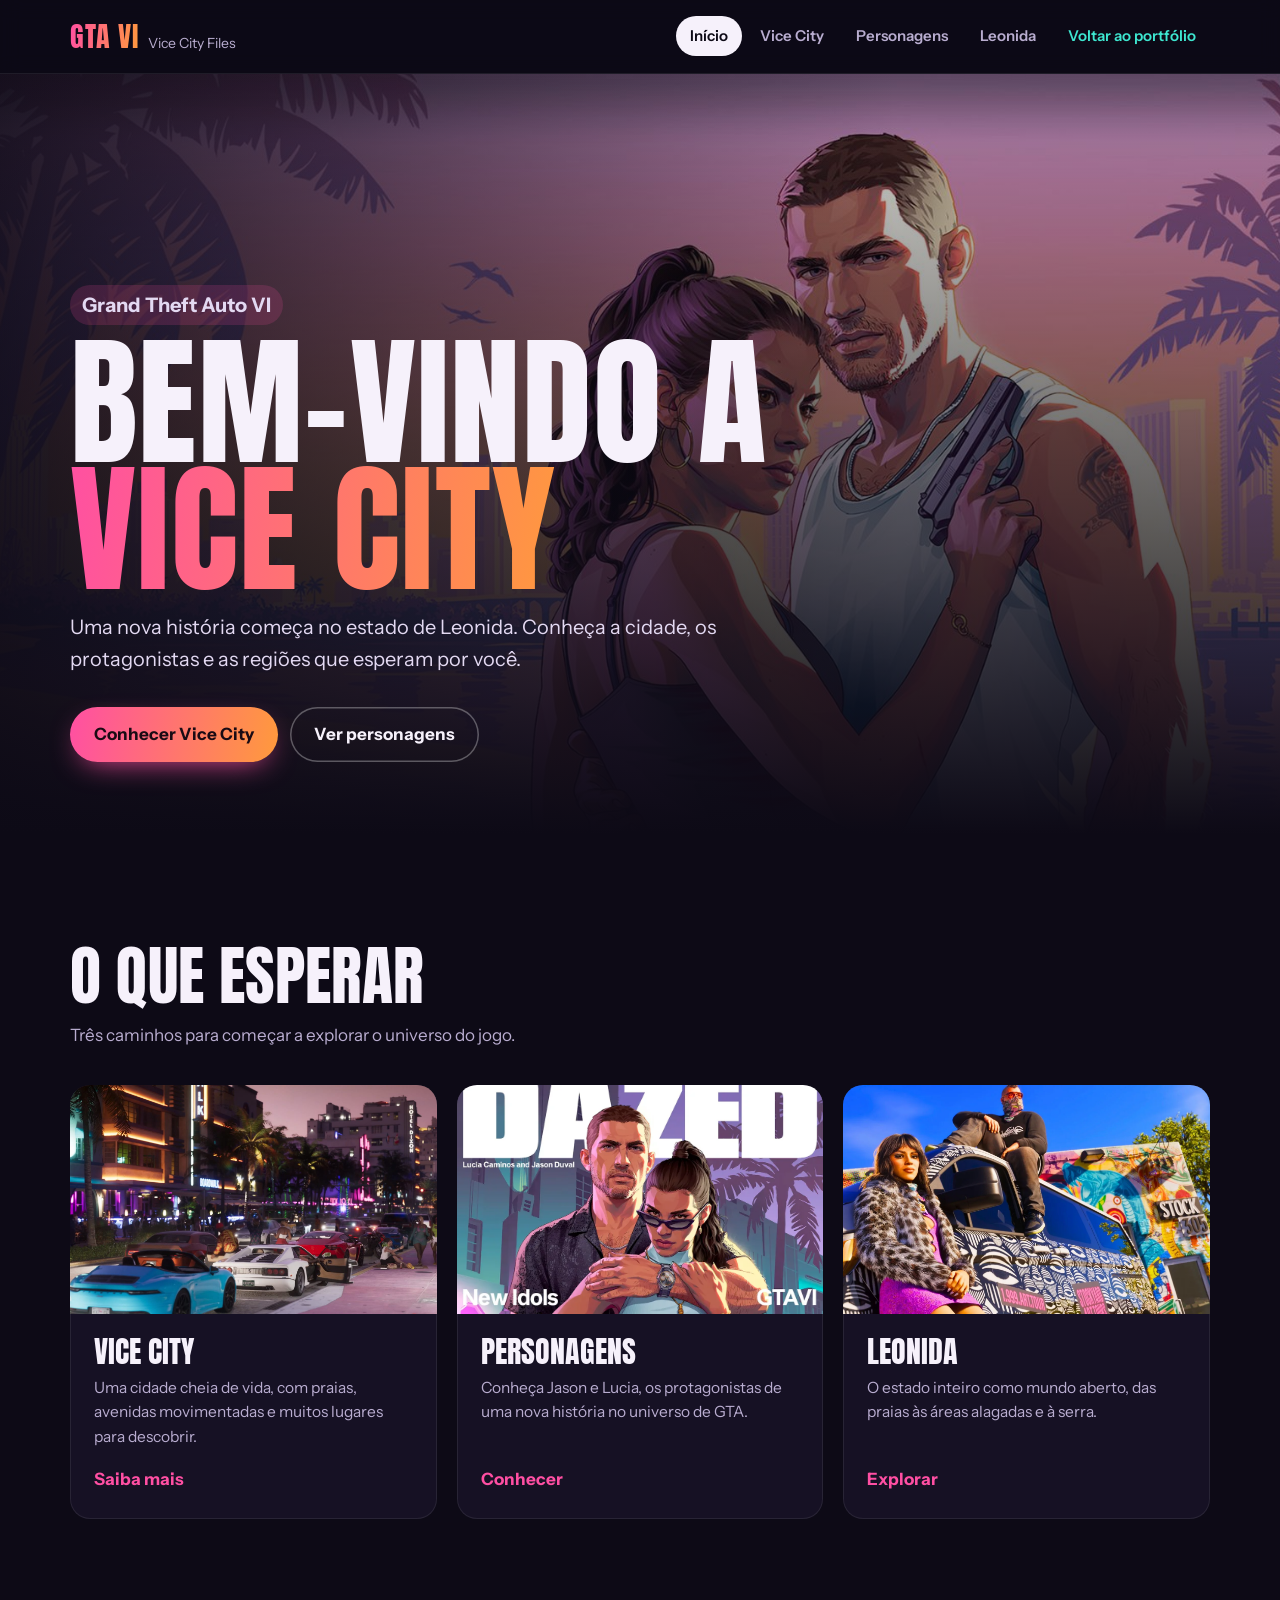
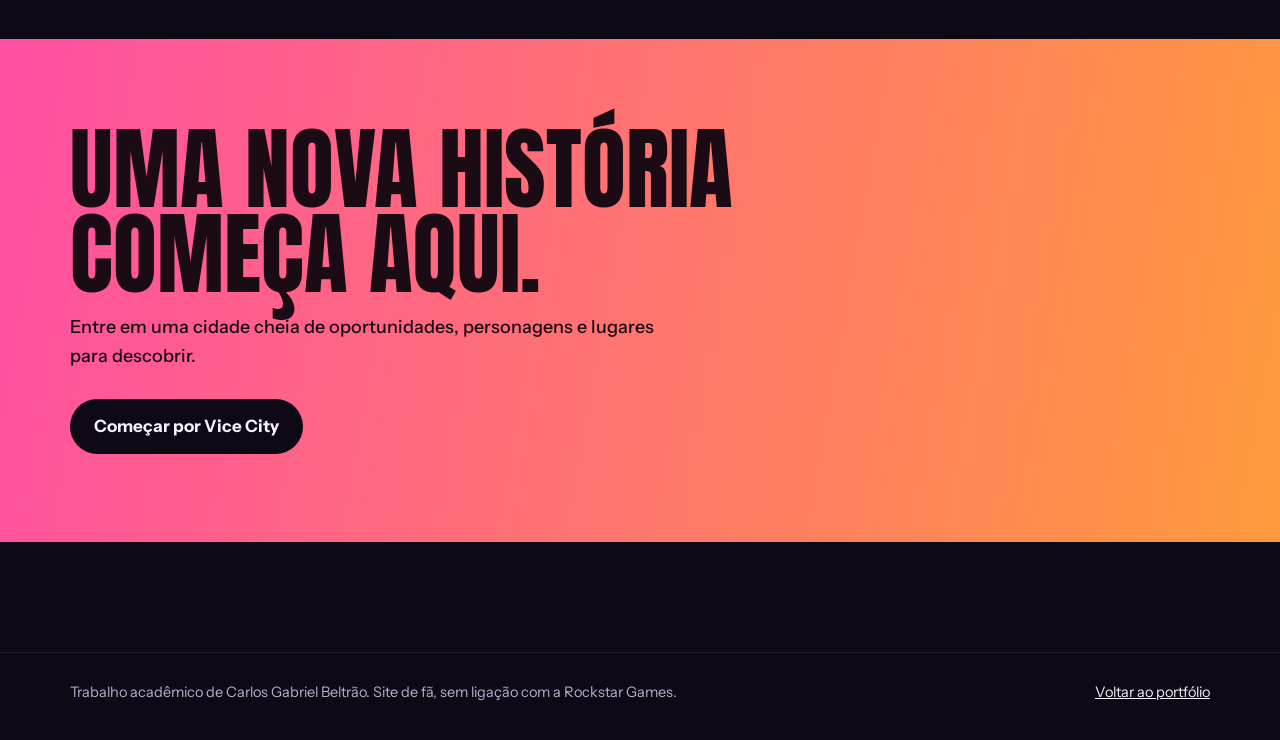
<file: gta6.html>
<!DOCTYPE html>
<html lang="pt-BR">
<head>
  <meta charset="UTF-8">
  <meta name="viewport" content="width=device-width, initial-scale=1.0">
  <title>GTA VI | Vice City Files</title>
  <meta name="description" content="Site de fã sobre GTA VI: Vice City, personagens e o estado de Leonida.">
  <meta name="theme-color" content="#0d0a16">
  <link rel="preconnect" href="https://fonts.googleapis.com">
  <link rel="preconnect" href="https://fonts.gstatic.com" crossorigin>
  <link href="https://fonts.googleapis.com/css2?family=Anton&family=Instrument+Sans:wght@400;500;600;700&display=swap" rel="stylesheet">
  <link rel="stylesheet" href="gta6.css?v=4">
</head>
<body>
  <header class="topo">
    <div class="conteudo">
      <a class="marca" href="gta6.html"><strong>GTA VI</strong><span>Vice City Files</span></a>
      <nav class="menu" aria-label="Páginas do site">
        <a href="gta6.html" aria-current="page">Início</a>
        <a href="vicecity.html">Vice City</a>
        <a href="personagens.html">Personagens</a>
        <a href="explorar.html">Leonida</a>
        <a class="voltar" href="index.html">Voltar ao portfólio</a>
      </nav>
    </div>
  </header>

  <main>
    <section class="capa">
      <img src="img/gtavi.jpg" alt="">
      <div class="conteudo">
        <p class="chamada">Grand Theft Auto VI</p>
        <h1>Bem-vindo a<br><span>Vice City</span></h1>
        <p>Uma nova história começa no estado de Leonida. Conheça a cidade, os protagonistas e as regiões que esperam por você.</p>
        <div class="acoes">
          <a class="botao" href="vicecity.html">Conhecer Vice City</a>
          <a class="botao botao-linha" href="personagens.html">Ver personagens</a>
        </div>
      </div>
    </section>

    <section class="secao conteudo">
      <h2 class="secao-titulo">O que esperar</h2>
      <p class="secao-texto">Três caminhos para começar a explorar o universo do jogo.</p>

      <div class="grade">
        <a class="cartao" href="vicecity.html">
          <div class="cartao-foto"><img src="img/cidade.jpg" alt="Vista de Vice City" loading="lazy"></div>
          <div class="cartao-corpo">
            <h3>Vice City</h3>
            <p>Uma cidade cheia de vida, com praias, avenidas movimentadas e muitos lugares para descobrir.</p>
            <span class="cartao-link">Saiba mais</span>
          </div>
        </a>
        <a class="cartao" href="personagens.html">
          <div class="cartao-foto"><img src="img/jasonelucia.jpg" alt="Jason e Lucia" loading="lazy"></div>
          <div class="cartao-corpo">
            <h3>Personagens</h3>
            <p>Conheça Jason e Lucia, os protagonistas de uma nova história no universo de GTA.</p>
            <span class="cartao-link">Conhecer</span>
          </div>
        </a>
        <a class="cartao" href="explorar.html">
          <div class="cartao-foto"><img src="img/gta-rockstar.webp" alt="Paisagem do mundo aberto" loading="lazy"></div>
          <div class="cartao-corpo">
            <h3>Leonida</h3>
            <p>O estado inteiro como mundo aberto, das praias às áreas alagadas e à serra.</p>
            <span class="cartao-link">Explorar</span>
          </div>
        </a>
      </div>
    </section>

    <section class="faixa">
      <div class="conteudo">
        <h2>Uma nova história<br>começa aqui.</h2>
        <p>Entre em uma cidade cheia de oportunidades, personagens e lugares para descobrir.</p>
        <a class="botao" href="vicecity.html">Começar por Vice City</a>
      </div>
    </section>
  </main>
  <footer class="rodape">
    <div class="conteudo">
      <p class="aviso">Trabalho acadêmico de Carlos Gabriel Beltrão. Site de fã, sem ligação com a Rockstar Games.</p>
      <a href="index.html">Voltar ao portfólio</a>
    </div>
  </footer>
</body>
</html>
</file>
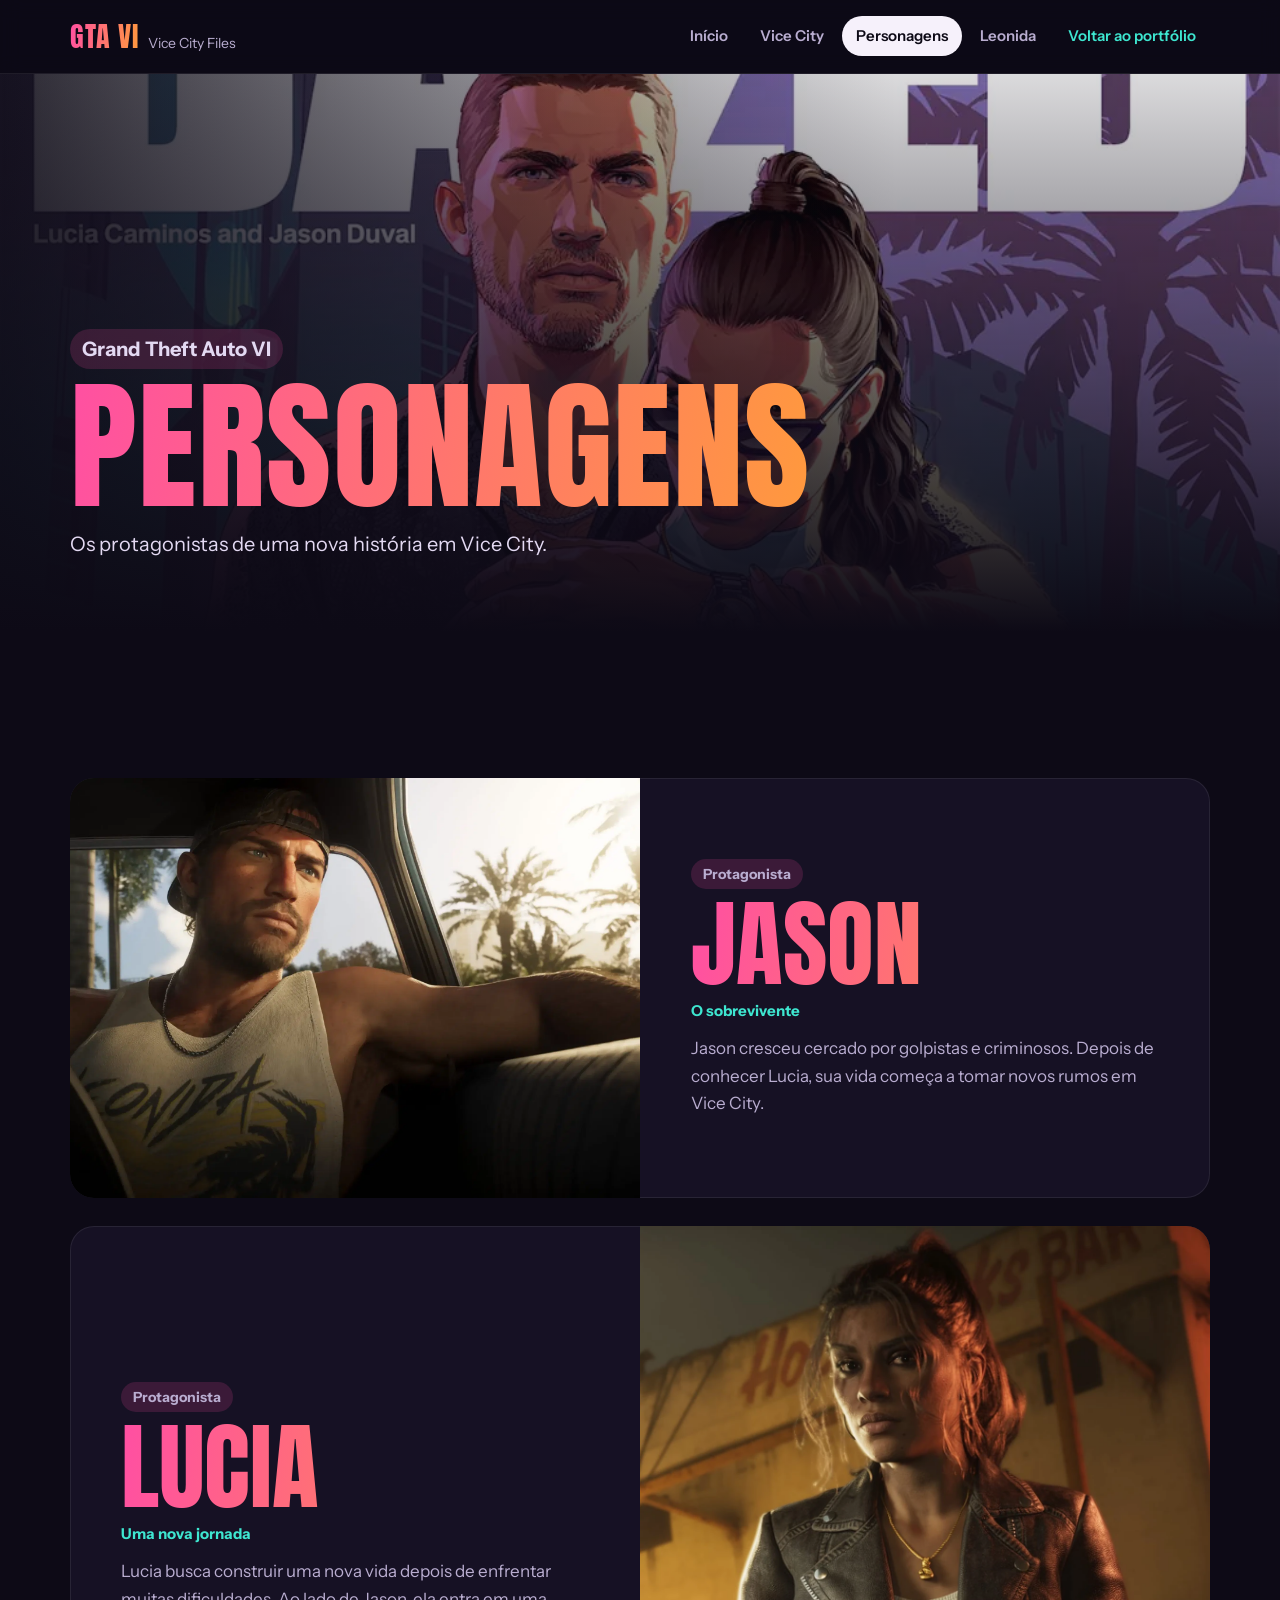
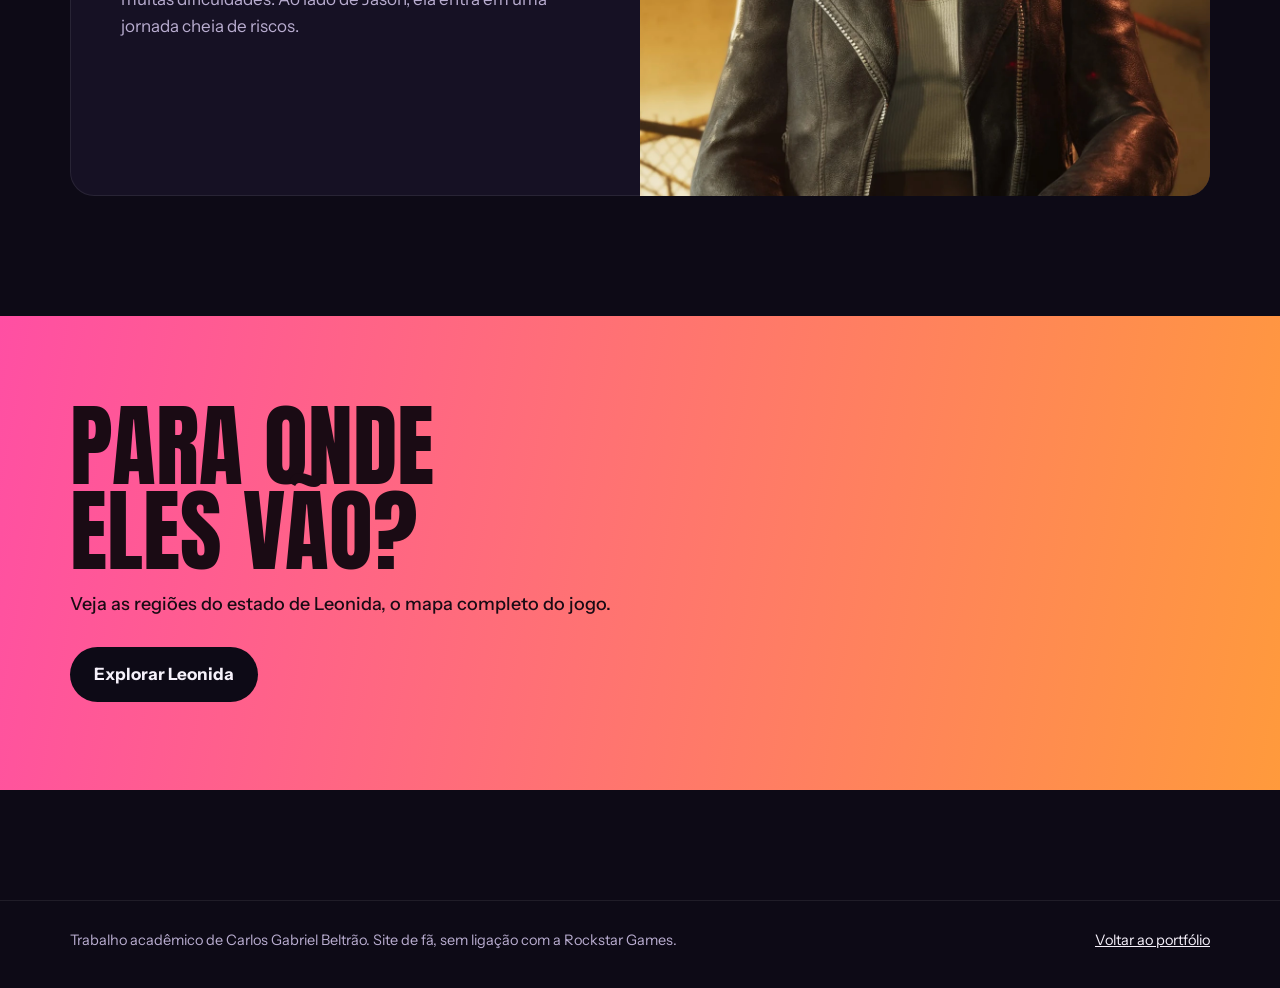
<file: personagens.html>
<!DOCTYPE html>
<html lang="pt-BR">
<head>
  <meta charset="UTF-8">
  <meta name="viewport" content="width=device-width, initial-scale=1.0">
  <title>Personagens | GTA VI</title>
  <meta name="description" content="Conheça Jason e Lucia, os protagonistas de GTA VI.">
  <meta name="theme-color" content="#0d0a16">
  <link rel="preconnect" href="https://fonts.googleapis.com">
  <link rel="preconnect" href="https://fonts.gstatic.com" crossorigin>
  <link href="https://fonts.googleapis.com/css2?family=Anton&family=Instrument+Sans:wght@400;500;600;700&display=swap" rel="stylesheet">
  <link rel="stylesheet" href="gta6.css?v=4">
</head>
<body>
  <header class="topo">
    <div class="conteudo">
      <a class="marca" href="gta6.html"><strong>GTA VI</strong><span>Vice City Files</span></a>
      <nav class="menu" aria-label="Páginas do site">
        <a href="gta6.html">Início</a>
        <a href="vicecity.html">Vice City</a>
        <a href="personagens.html" aria-current="page">Personagens</a>
        <a href="explorar.html">Leonida</a>
        <a class="voltar" href="index.html">Voltar ao portfólio</a>
      </nav>
    </div>
  </header>

  <main>
    <section class="capa capa-curta">
      <img src="img/jasonelucia.jpg" alt="">
      <div class="conteudo">
        <p class="chamada">Grand Theft Auto VI</p>
        <h1><span>Personagens</span></h1>
        <p>Os protagonistas de uma nova história em Vice City.</p>
      </div>
    </section>

    <section class="secao conteudo">
      <div class="personagens">
        <article class="personagem">
          <div class="personagem-foto"><img src="img/Jason.jpeg" alt="Jason" loading="lazy"></div>
          <div class="personagem-info">
            <p class="chamada">Protagonista</p>
            <h2>Jason</h2>
            <h3>O sobrevivente</h3>
            <p>Jason cresceu cercado por golpistas e criminosos. Depois de conhecer Lucia, sua vida começa a tomar novos rumos em Vice City.</p>
          </div>
        </article>

        <article class="personagem invertido">
          <div class="personagem-foto"><img src="img/lucia.jpg" alt="Lucia" loading="lazy"></div>
          <div class="personagem-info">
            <p class="chamada">Protagonista</p>
            <h2>Lucia</h2>
            <h3>Uma nova jornada</h3>
            <p>Lucia busca construir uma nova vida depois de enfrentar muitas dificuldades. Ao lado de Jason, ela entra em uma jornada cheia de riscos.</p>
          </div>
        </article>
      </div>
    </section>

    <section class="faixa">
      <div class="conteudo">
        <h2>Para onde<br>eles vão?</h2>
        <p>Veja as regiões do estado de Leonida, o mapa completo do jogo.</p>
        <a class="botao" href="explorar.html">Explorar Leonida</a>
      </div>
    </section>
  </main>
  <footer class="rodape">
    <div class="conteudo">
      <p class="aviso">Trabalho acadêmico de Carlos Gabriel Beltrão. Site de fã, sem ligação com a Rockstar Games.</p>
      <a href="index.html">Voltar ao portfólio</a>
    </div>
  </footer>
</body>
</html>
</file>
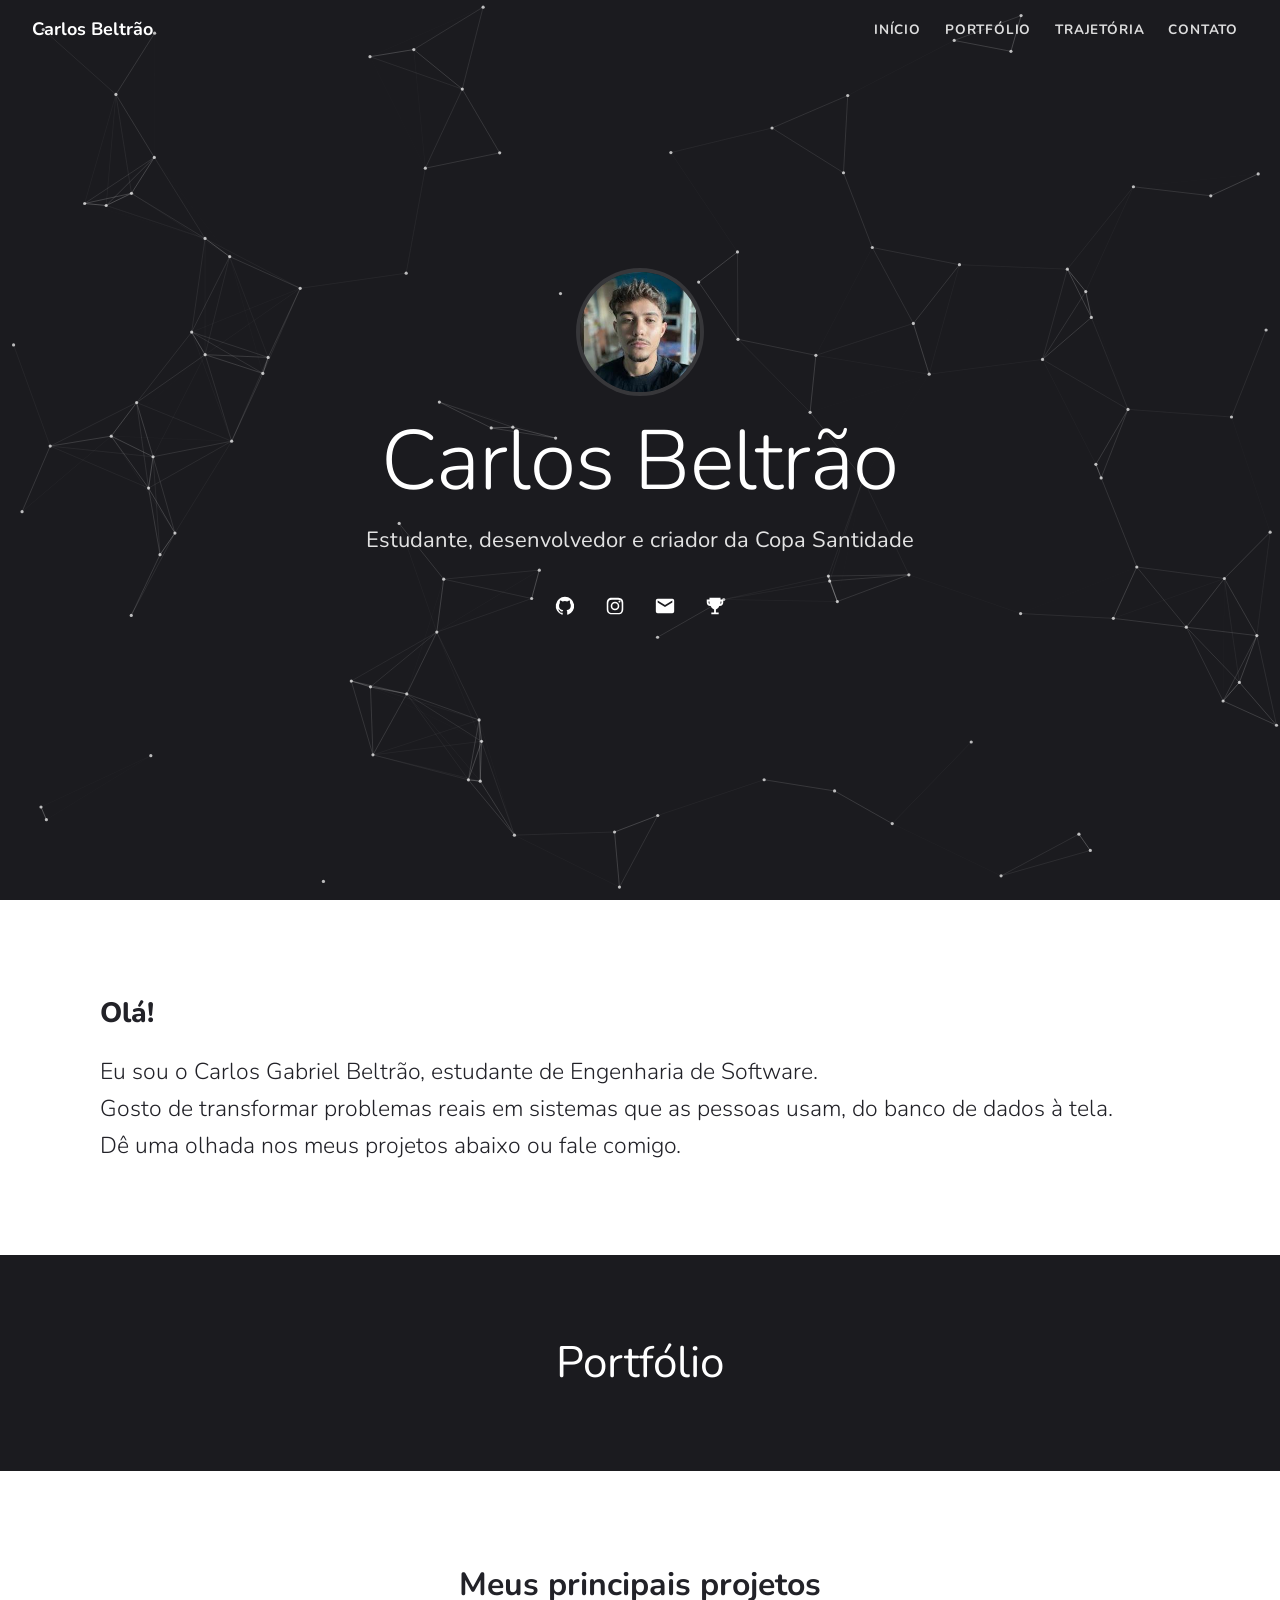
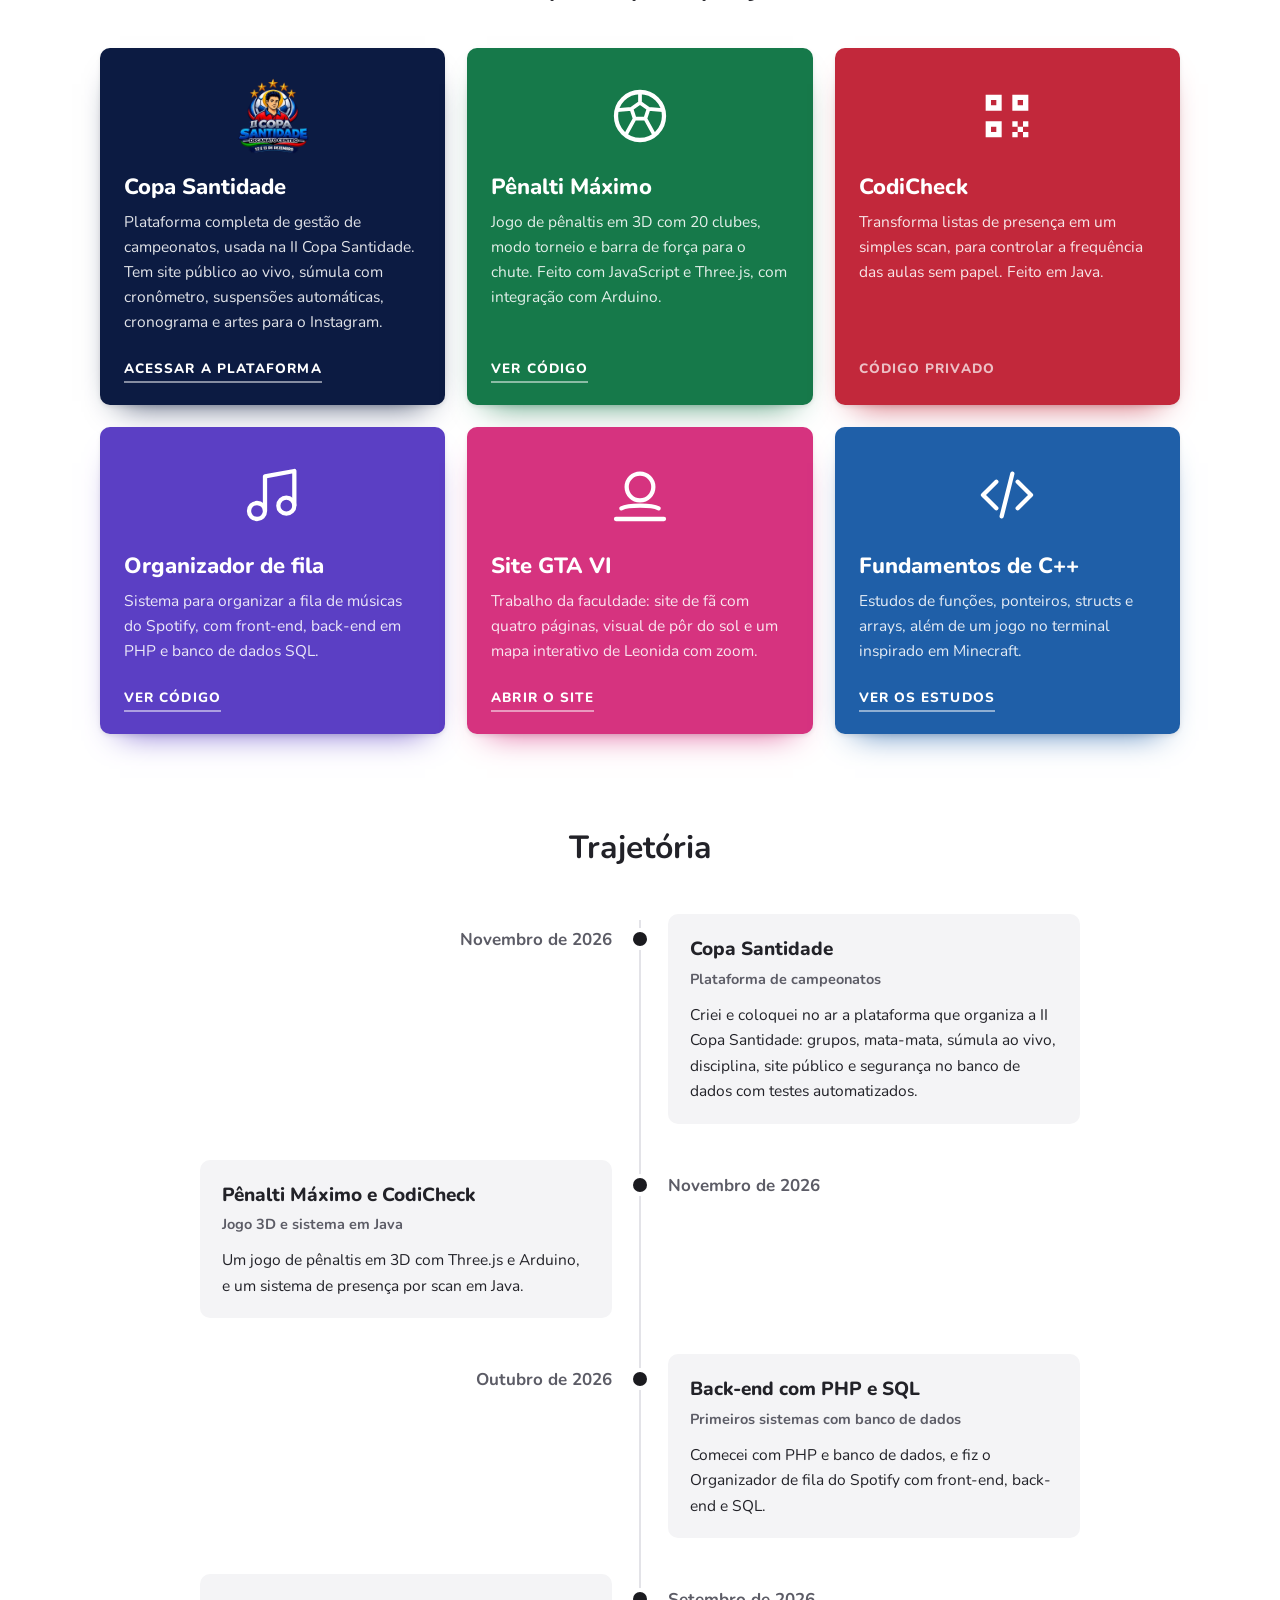
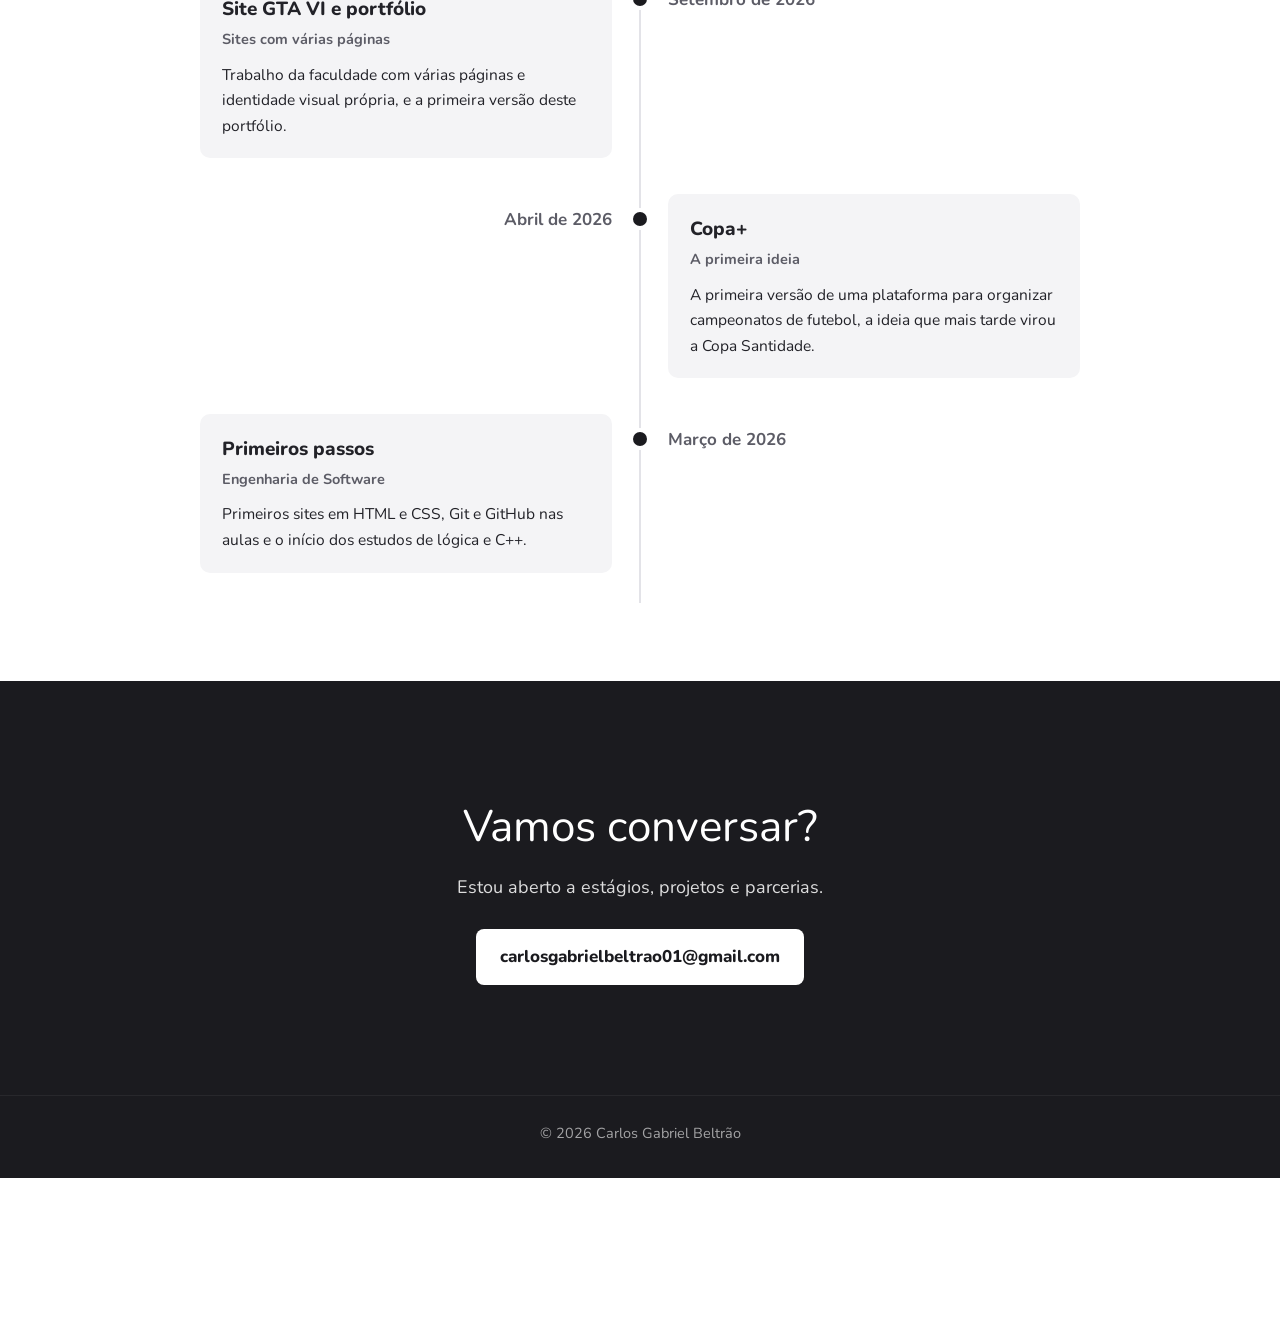
<file: portifolio.html>
<!DOCTYPE html>
<html lang="pt-BR">
<head>
  <meta charset="UTF-8">
  <meta http-equiv="refresh" content="0; url=index.html">
  <link rel="canonical" href="index.html">
  <title>Carlos Gabriel Beltrão | Portfólio</title>
</head>
<body>
  <p>O portfólio mudou de endereço. <a href="index.html">Abrir o portfólio</a>.</p>
</body>
</html>
</file>
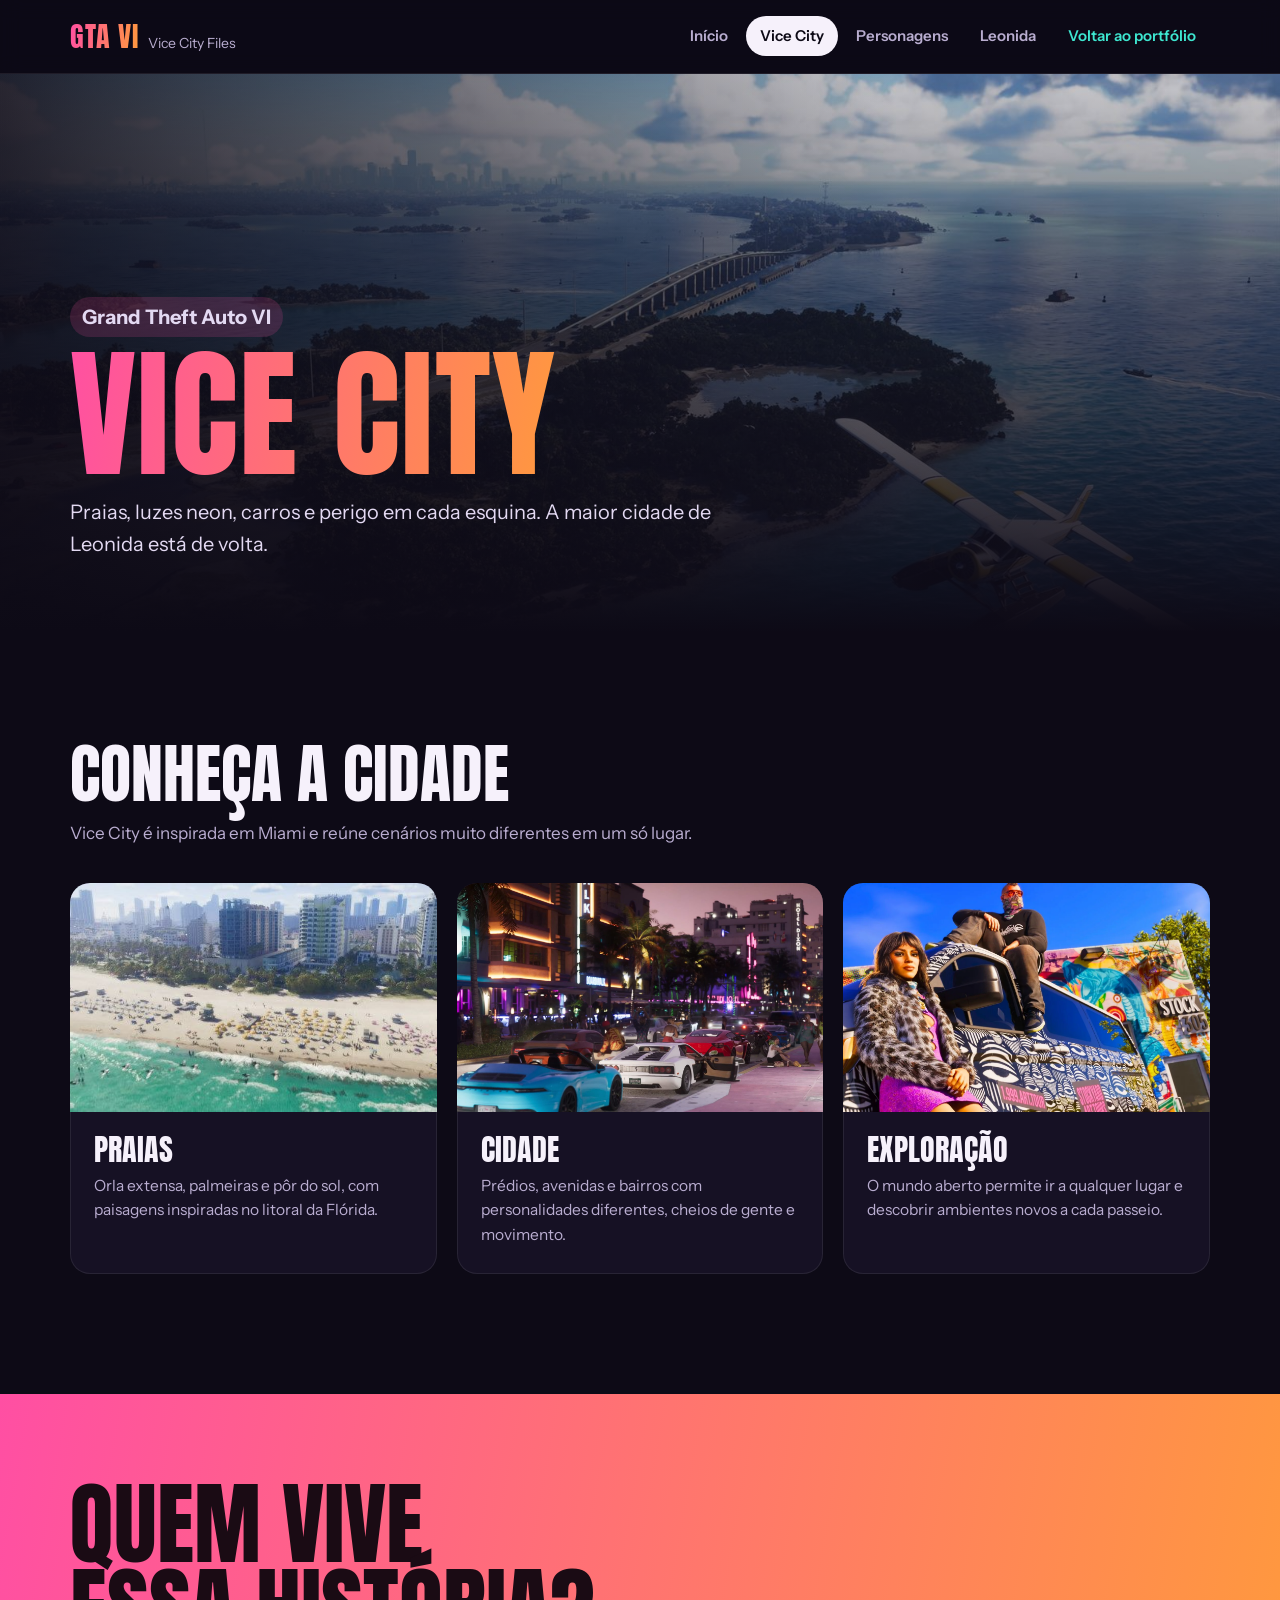
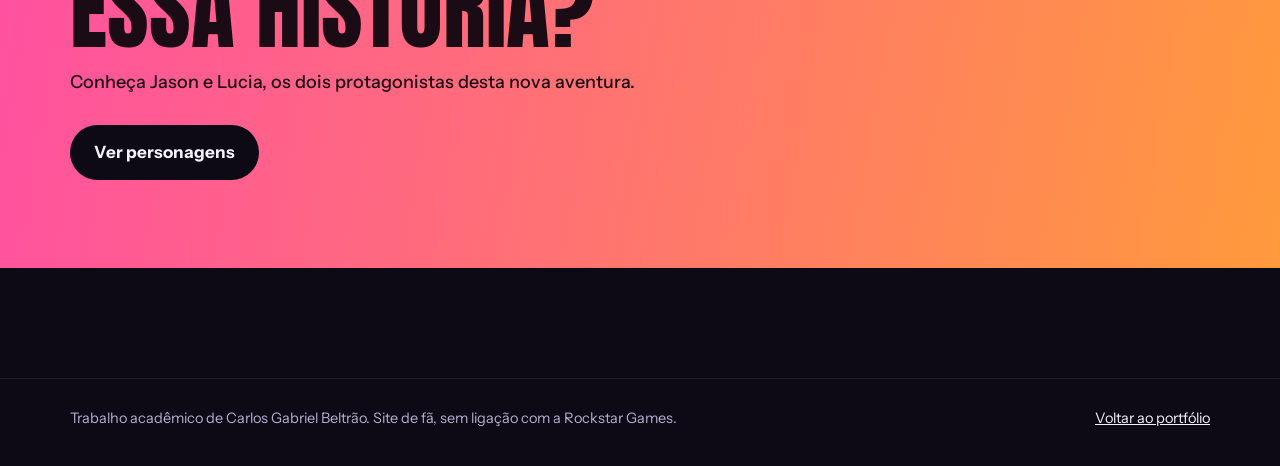
<file: vicecity.html>
<!DOCTYPE html>
<html lang="pt-BR">
<head>
  <meta charset="UTF-8">
  <meta name="viewport" content="width=device-width, initial-scale=1.0">
  <title>Vice City | GTA VI</title>
  <meta name="description" content="Conheça Vice City, a principal cidade de GTA VI.">
  <meta name="theme-color" content="#0d0a16">
  <link rel="preconnect" href="https://fonts.googleapis.com">
  <link rel="preconnect" href="https://fonts.gstatic.com" crossorigin>
  <link href="https://fonts.googleapis.com/css2?family=Anton&family=Instrument+Sans:wght@400;500;600;700&display=swap" rel="stylesheet">
  <link rel="stylesheet" href="gta6.css?v=4">
</head>
<body>
  <header class="topo">
    <div class="conteudo">
      <a class="marca" href="gta6.html"><strong>GTA VI</strong><span>Vice City Files</span></a>
      <nav class="menu" aria-label="Páginas do site">
        <a href="gta6.html">Início</a>
        <a href="vicecity.html" aria-current="page">Vice City</a>
        <a href="personagens.html">Personagens</a>
        <a href="explorar.html">Leonida</a>
        <a class="voltar" href="index.html">Voltar ao portfólio</a>
      </nav>
    </div>
  </header>

  <main>
    <section class="capa capa-curta">
      <img src="img/leonida.jpg" alt="">
      <div class="conteudo">
        <p class="chamada">Grand Theft Auto VI</p>
        <h1><span>Vice City</span></h1>
        <p>Praias, luzes neon, carros e perigo em cada esquina. A maior cidade de Leonida está de volta.</p>
      </div>
    </section>

    <section class="secao conteudo">
      <h2 class="secao-titulo">Conheça a cidade</h2>
      <p class="secao-texto">Vice City é inspirada em Miami e reúne cenários muito diferentes em um só lugar.</p>

      <div class="grade">
        <article class="cartao">
          <div class="cartao-foto"><img src="img/praia.jpg" alt="Praia de Vice City" loading="lazy"></div>
          <div class="cartao-corpo">
            <h3>Praias</h3>
            <p>Orla extensa, palmeiras e pôr do sol, com paisagens inspiradas no litoral da Flórida.</p>
          </div>
        </article>
        <article class="cartao">
          <div class="cartao-foto"><img src="img/cidade.jpg" alt="Avenidas de Vice City" loading="lazy"></div>
          <div class="cartao-corpo">
            <h3>Cidade</h3>
            <p>Prédios, avenidas e bairros com personalidades diferentes, cheios de gente e movimento.</p>
          </div>
        </article>
        <article class="cartao">
          <div class="cartao-foto"><img src="img/gta-rockstar.webp" alt="Exploração em Vice City" loading="lazy"></div>
          <div class="cartao-corpo">
            <h3>Exploração</h3>
            <p>O mundo aberto permite ir a qualquer lugar e descobrir ambientes novos a cada passeio.</p>
          </div>
        </article>
      </div>
    </section>

    <section class="faixa">
      <div class="conteudo">
        <h2>Quem vive<br>essa história?</h2>
        <p>Conheça Jason e Lucia, os dois protagonistas desta nova aventura.</p>
        <a class="botao" href="personagens.html">Ver personagens</a>
      </div>
    </section>
  </main>
  <footer class="rodape">
    <div class="conteudo">
      <p class="aviso">Trabalho acadêmico de Carlos Gabriel Beltrão. Site de fã, sem ligação com a Rockstar Games.</p>
      <a href="index.html">Voltar ao portfólio</a>
    </div>
  </footer>
</body>
</html>
</file>
<file: portfolio.css>
:root {
  --escuro: #1b1b1f;
  --escuro-2: #26262c;
  --claro: #ffffff;
  --cinza: #f4f4f6;
  --texto: #222228;
  --texto-2: #5c5c66;
  --linha: #e3e3e8;
  --fonte: "Nunito", system-ui, sans-serif;
  --largura: 1080px;
}

* { box-sizing: border-box; margin: 0; padding: 0; }
html { scroll-behavior: smooth; scroll-padding-top: 60px; }
body { background: var(--claro); color: var(--texto); font-family: var(--fonte); font-size: 17px; line-height: 1.65; -webkit-font-smoothing: antialiased; }
img { display: block; max-width: 100%; }
a { color: inherit; }
:focus-visible { outline: 2px solid #6aa9ff; outline-offset: 3px; border-radius: 6px; }

.pular { position: absolute; left: 16px; top: -60px; z-index: 50; padding: 10px 16px; border-radius: 8px; background: #fff; color: #000; font-weight: 700; text-decoration: none; }
.pular:focus { top: 12px; }

/* Barra do topo: transparente sobre o céu, sólida depois */
.topo {
  position: fixed; inset: 0 0 auto; z-index: 30;
  display: flex; align-items: center; justify-content: space-between; gap: 16px;
  height: 60px; padding: 0 clamp(16px, 3vw, 32px);
  color: #fff; transition: background-color .25s, box-shadow .25s;
}
.topo.solido { background: rgb(27 27 31 / 0.92); backdrop-filter: blur(8px); box-shadow: 0 1px 0 rgb(255 255 255 / 0.06); }
.topo-nome { font-weight: 700; font-size: 18px; text-decoration: none; }
.topo nav { display: flex; gap: 4px; }
.topo nav a { padding: 6px 10px; border-radius: 6px; font-size: 13.5px; font-weight: 700; letter-spacing: 0.06em; text-transform: uppercase; text-decoration: none; opacity: 0.85; }
.topo nav a:hover { opacity: 1; background: rgb(255 255 255 / 0.08); }

/* Abertura com a constelação */
.ceu { position: relative; display: grid; place-items: center; min-height: 100vh; min-height: 100svh; padding: 80px 16px; background: var(--escuro); color: #fff; overflow: hidden; }
.estrelas { position: absolute; inset: 0; width: 100%; height: 100%; }
.ceu-conteudo { position: relative; z-index: 1; display: flex; flex-direction: column; align-items: center; text-align: center; }
.foto { width: 120px; height: 120px; border-radius: 50%; object-fit: cover; box-shadow: 0 0 0 4px rgb(255 255 255 / 0.12); }
.ceu h1 { margin-top: 26px; font-weight: 300; font-size: clamp(46px, 8vw, 84px); line-height: 1.05; letter-spacing: -0.01em; }
.papel { margin-top: 16px; font-size: clamp(18px, 2.2vw, 22px); font-weight: 400; color: rgb(255 255 255 / 0.88); }
.redes { display: flex; gap: 6px; margin-top: 26px; list-style: none; }
.redes a { display: grid; place-items: center; width: 44px; height: 44px; border-radius: 50%; color: #fff; transition: background-color .15s, transform .15s; }
.redes a:hover { background: rgb(255 255 255 / 0.12); transform: translateY(-2px); }
.redes svg { width: 22px; height: 22px; fill: currentColor; }

/* Apresentação */
.ola { width: min(var(--largura), 100% - 32px); margin: 0 auto; padding: clamp(56px, 8vw, 90px) 0; }
.ola h2 { font-size: 28px; font-weight: 800; }
.ola p { margin-top: 18px; font-size: clamp(19px, 2vw, 23px); font-weight: 300; line-height: 1.6; color: var(--texto); }

/* Faixa escura com constelação */
.faixa { position: relative; overflow: hidden; display: grid; place-items: center; padding: clamp(44px, 7vw, 72px) 16px; background: var(--escuro); color: #fff; text-align: center; }
.faixa h2 { position: relative; z-index: 1; font-weight: 400; font-size: clamp(32px, 4.5vw, 44px); }
.faixa p, .faixa .botao { position: relative; z-index: 1; }

/* Projetos */
.projetos, .trajetoria { width: min(var(--largura), 100% - 32px); margin: 0 auto; padding: clamp(56px, 8vw, 88px) 0 0; }
.titulo { text-align: center; font-size: clamp(26px, 3vw, 32px); font-weight: 700; color: var(--texto); }
.grade { display: grid; grid-template-columns: repeat(auto-fill, minmax(min(300px, 100%), 1fr)); gap: 22px; margin-top: 36px; }
.cartao {
  display: flex; flex-direction: column; gap: 10px;
  padding: 26px 24px 22px; border-radius: 10px;
  background: var(--cor); color: #fff;
  box-shadow: 0 2px 4px rgb(0 0 0 / 0.08), 0 16px 32px -20px var(--cor);
  transition: transform .2s, box-shadow .2s;
}
.cartao:hover { transform: translateY(-4px); box-shadow: 0 4px 8px rgb(0 0 0 / 0.1), 0 26px 40px -22px var(--cor); }
.cartao-icone { display: grid; place-items: center; height: 84px; margin-bottom: 6px; }
.cartao-icone img { width: 76px; height: 76px; object-fit: contain; }
.cartao-icone svg { width: 64px; height: 64px; }
.cartao h3 { font-size: 22px; font-weight: 800; line-height: 1.2; }
.cartao p { font-size: 15.5px; line-height: 1.6; color: rgb(255 255 255 / 0.88); }
.cartao-link { align-self: flex-start; margin-top: auto; padding-top: 14px; font-size: 13.5px; font-weight: 800; letter-spacing: 0.08em; text-transform: uppercase; text-decoration: none; color: #fff; border-bottom: 2px solid rgb(255 255 255 / 0.5); }
.cartao-link:hover { border-bottom-color: #fff; }
.cartao-link-off { opacity: 0.7; border-bottom-color: transparent; }

/* Trajetória em linha do tempo */
.linha { position: relative; margin: 40px auto 0; max-width: 880px; list-style: none; }
.linha::before { content: ""; position: absolute; top: 6px; bottom: 6px; left: 50%; width: 2px; background: var(--linha); transform: translateX(-50%); }
.linha li { position: relative; display: grid; grid-template-columns: 1fr 1fr; gap: 56px; padding-bottom: 36px; }
.linha li::before { content: ""; position: absolute; left: 50%; top: 18px; width: 14px; height: 14px; border-radius: 50%; background: var(--escuro); box-shadow: 0 0 0 4px var(--claro); transform: translateX(-50%); }
.linha-data { padding-top: 12px; text-align: right; font-weight: 700; color: var(--texto-2); }
.linha-cartao { padding: 20px 22px; border-radius: 10px; background: var(--cinza); }
.linha li:nth-child(even) .linha-data { order: 2; text-align: left; }
.linha li:nth-child(even) .linha-cartao { order: 1; }
.linha-cartao h3 { font-size: 19px; font-weight: 800; }
.linha-sub { margin-top: 2px; font-size: 14.5px; font-weight: 700; color: var(--texto-2); }
.linha-cartao p:not(.linha-sub) { margin-top: 10px; font-size: 15.5px; color: var(--texto); }

/* Contato */
.faixa-contato { margin-top: clamp(40px, 6vw, 72px); padding-block: clamp(64px, 9vw, 110px); }
.faixa-contato p { margin-top: 10px; font-size: 18px; color: rgb(255 255 255 / 0.85); }
.botao { display: inline-block; margin-top: 26px; padding: 14px 24px; border-radius: 8px; background: #fff; color: var(--escuro); font-weight: 800; text-decoration: none; overflow-wrap: anywhere; transition: transform .15s; }
.botao:hover { transform: translateY(-2px); }

.rodape { padding: 26px 16px 32px; background: var(--escuro); color: rgb(255 255 255 / 0.6); text-align: center; font-size: 14.5px; border-top: 1px solid rgb(255 255 255 / 0.06); }

@media (max-width: 720px) {
  .topo nav a { padding: 6px 7px; font-size: 12px; letter-spacing: 0.03em; }
  .topo-nome { display: none; }
  .topo { justify-content: center; }
  .linha::before { left: 7px; }
  .linha li { grid-template-columns: 1fr; gap: 8px; padding-left: 32px; }
  .linha li::before { left: 7px; top: 4px; }
  .linha-data, .linha li:nth-child(even) .linha-data { order: 0; padding-top: 0; text-align: left; }
  .linha li:nth-child(even) .linha-cartao { order: 1; }
}

@media (prefers-reduced-motion: reduce) {
  html { scroll-behavior: auto; }
  .cartao, .botao, .redes a { transition: none; }
}
</file>
<file: cpp.css>
@import url('https://fonts.googleapis.com/css2?family=Inter:wght@400;500;600;700;800&family=JetBrains+Mono:wght@400;500;600&display=swap');

:root {
    --fundo: #080b12;
    --fundo-card: #111722;
    --fundo-codigo: #0b1018;
    --texto: #f5f7fb;
    --texto-secundario: #9ca8ba;
    --azul: #4d8dff;
    --azul-claro: #8db7ff;
    --borda: #222c3b;
}

* {
    box-sizing: border-box;
    margin: 0;
    padding: 0;
}

html {
    scroll-behavior: smooth;
}

body {
    background: var(--fundo);
    color: var(--texto);
    font-family: 'Inter', Arial, sans-serif;
    line-height: 1.6;
}

a {
    color: inherit;
    text-decoration: none;
}

.cabecalho {
    width: min(1120px, 92%);
    margin: auto;
    padding: 24px 0;
    display: flex;
    align-items: center;
    justify-content: space-between;
    gap: 24px;
}

.logo {
    font-size: 2rem;
    font-weight: 800;
}

.logo span,
.hero h1 span,
.cta h2 span {
    color: var(--azul);
}

nav {
    display: flex;
    gap: 25px;
}

nav a {
    color: var(--texto-secundario);
    transition: 0.3s;
}

nav a:hover {
    color: var(--azul-claro);
}

.botao {
    display: inline-block;
    background: var(--azul);
    color: #07101f;
    padding: 13px 22px;
    border-radius: 8px;
    font-weight: 700;
    transition: 0.3s;
}

.botao:hover {
    transform: translateY(-3px);
    filter: brightness(1.15);
}

.secundario {
    background: transparent;
    color: var(--texto);
    border: 1px solid var(--borda);
}

.hero {
    width: min(1120px, 92%);
    min-height: 650px;
    margin: auto;
    padding: 80px 0;
    display: grid;
    grid-template-columns: 1fr 1fr;
    align-items: center;
    gap: 60px;
}

.etiqueta {
    color: var(--azul-claro);
    font-size: 0.8rem;
    font-weight: 700;
    letter-spacing: 2px;
    margin-bottom: 16px;
}

.hero h1 {
    font-size: clamp(3rem, 6vw, 5.5rem);
    line-height: 1;
    letter-spacing: -3px;
    margin-bottom: 25px;
}

.descricao {
    color: var(--texto-secundario);
    max-width: 580px;
    font-size: 1.05rem;
    margin-bottom: 30px;
}

.hero-botoes {
    display: flex;
    flex-wrap: wrap;
    gap: 14px;
}

.codigo-destaque {
    background: var(--fundo-codigo);
    border: 1px solid var(--borda);
    border-radius: 18px;
    overflow: hidden;
    box-shadow: 0 25px 70px rgba(0, 0, 0, 0.3);
}

.codigo-topo {
    height: 42px;
    padding: 0 16px;
    display: flex;
    align-items: center;
    gap: 7px;
    border-bottom: 1px solid var(--borda);
}

.codigo-topo span {
    width: 11px;
    height: 11px;
    border-radius: 50%;
    background: var(--borda);
}

pre {
    overflow-x: auto;
}

.codigo-destaque pre {
    padding: 30px;
}

code {
    font-family: 'JetBrains Mono', monospace;
    font-size: 0.85rem;
    line-height: 1.8;
}

.secao {
    width: min(1120px, 92%);
    margin: auto;
    padding: 100px 0;
}

.titulo-secao {
    max-width: 700px;
    margin-bottom: 45px;
}

.titulo-secao h2 {
    font-size: clamp(2rem, 4vw, 3.4rem);
    line-height: 1.1;
    margin-bottom: 15px;
}

.titulo-secao > p:last-child {
    color: var(--texto-secundario);
}

.projetos {
    display: grid;
    grid-template-columns: repeat(2, 1fr);
    gap: 22px;
}

.card {
    background: var(--fundo-card);
    border: 1px solid var(--borda);
    border-radius: 18px;
    padding: 28px;
    transition: 0.3s;
}

.card:hover {
    transform: translateY(-5px);
    border-color: var(--azul);
}

.numero {
    color: var(--azul);
    font-size: 0.8rem;
    font-weight: 800;
    margin-bottom: 20px;
}

.card h3 {
    font-size: 1.4rem;
    margin-bottom: 10px;
}

.card > p {
    color: var(--texto-secundario);
    font-size: 0.9rem;
    margin-bottom: 22px;
}

.card pre {
    background: var(--fundo-codigo);
    border: 1px solid var(--borda);
    border-radius: 10px;
    padding: 18px;
    margin-bottom: 18px;
}

.resultado {
    display: flex;
    justify-content: space-between;
    gap: 15px;
    padding-top: 15px;
    border-top: 1px solid var(--borda);
    font-size: 0.85rem;
}

.resultado strong {
    color: var(--azul-claro);
}

.resultado span {
    color: var(--texto-secundario);
}

.destaque {
    border-top: 1px solid var(--borda);
}

.jogo {
    background: var(--fundo-codigo);
    border: 1px solid var(--borda);
    border-radius: 18px;
    overflow: hidden;
}

.jogo-topo {
    display: flex;
    justify-content: space-between;
    padding: 16px 22px;
    border-bottom: 1px solid var(--borda);
    color: var(--azul-claro);
    font-family: 'JetBrains Mono', monospace;
    font-size: 0.75rem;
    font-weight: 600;
}

.jogo pre {
    padding: 30px;
}

.jogo-info {
    display: grid;
    grid-template-columns: repeat(4, 1fr);
    gap: 16px;
    margin-top: 20px;
}

.jogo-info div {
    border: 1px solid var(--borda);
    border-radius: 12px;
    padding: 20px;
}

.jogo-info strong {
    display: block;
    color: var(--azul);
    font-size: 1.8rem;
}

.jogo-info span {
    color: var(--texto-secundario);
    font-size: 0.85rem;
}

.conceitos {
    border-top: 1px solid var(--borda);
}

.conceitos-grid {
    display: grid;
    grid-template-columns: repeat(4, 1fr);
    gap: 16px;
}

.conceito {
    border: 1px solid var(--borda);
    border-radius: 14px;
    padding: 25px;
}

.conceito strong {
    color: var(--azul);
    font-size: 2rem;
}

.conceito h3 {
    margin: 15px 0 8px;
}

.conceito p {
    color: var(--texto-secundario);
    font-size: 0.85rem;
}

.cta {
    width: min(1120px, 92%);
    margin: 0 auto 80px;
    padding: 80px 8%;
    text-align: center;
    background: var(--fundo-card);
    border: 1px solid var(--borda);
    border-radius: 20px;
}

.cta h2 {
    max-width: 700px;
    margin: 0 auto 18px;
    font-size: clamp(2rem, 4vw, 3.5rem);
    line-height: 1.1;
}

.cta > p:not(.etiqueta) {
    color: var(--texto-secundario);
    max-width: 600px;
    margin: 0 auto 28px;
}

footer {
    width: min(1120px, 92%);
    margin: auto;
    padding: 35px 0;
    display: flex;
    justify-content: space-between;
    color: var(--texto-secundario);
    font-size: 0.85rem;
}

footer a:hover {
    color: var(--azul-claro);
}

@media (max-width: 900px) {
    .hero {
        grid-template-columns: 1fr;
        padding: 60px 0;
    }

    .conceitos-grid {
        grid-template-columns: repeat(2, 1fr);
    }

    .jogo-info {
        grid-template-columns: repeat(2, 1fr);
    }
}

@media (max-width: 600px) {
    .cabecalho {
        flex-direction: column;
    }

    nav {
        gap: 15px;
        font-size: 0.85rem;
    }

    .cabecalho .botao {
        display: none;
    }

    .hero {
        text-align: center;
        padding: 50px 0;
    }

    .hero h1 {
        letter-spacing: -2px;
    }

    .hero-botoes {
        justify-content: center;
    }

    .projetos,
    .conceitos-grid,
    .jogo-info {
        grid-template-columns: 1fr;
    }

    .secao {
        padding: 65px 0;
    }

    .cta {
        padding: 50px 20px;
    }

    footer {
        flex-direction: column;
        gap: 15px;
        text-align: center;
    }
}
</file>
<file: gta6.css>
:root {
  --noite: #0d0a16;
  --noite-2: #161124;
  --superficie: #1d1630;
  --linha: rgb(255 255 255 / 0.08);
  --texto: #f6f1fb;
  --texto-2: #b9add0;
  --rosa: #ff4fa3;
  --laranja: #ff9a3c;
  --turquesa: #3ee6d0;
  --por-do-sol: linear-gradient(100deg, #ff4fa3, #ff9a3c);
  --titulo: "Anton", Impact, "Arial Narrow", sans-serif;
  --corpo: "Instrument Sans", system-ui, sans-serif;
  --largura: 1140px;
}

* { box-sizing: border-box; margin: 0; padding: 0; }
html { scroll-behavior: smooth; }
body { background: var(--noite); color: var(--texto); font-family: var(--corpo); font-size: 17px; line-height: 1.6; -webkit-font-smoothing: antialiased; }
img { display: block; max-width: 100%; }
a { color: inherit; }
:focus-visible { outline: 2px solid var(--turquesa); outline-offset: 3px; border-radius: 6px; }
::selection { background: var(--rosa); color: var(--noite); }

.conteudo { width: min(var(--largura), 100% - 32px); margin-inline: auto; }

/* Cabeçalho comum a todas as páginas */
.topo {
  position: sticky; top: 0; z-index: 20;
  background: rgb(13 10 22 / 0.82); backdrop-filter: blur(10px);
  border-bottom: 1px solid var(--linha);
}
.topo .conteudo { display: flex; align-items: center; justify-content: space-between; gap: 16px; padding: 14px 0; }
.marca { display: flex; align-items: baseline; gap: 10px; text-decoration: none; }
.marca strong { font-family: var(--titulo); font-weight: 400; font-size: 28px; letter-spacing: 0.02em; background: var(--por-do-sol); -webkit-background-clip: text; background-clip: text; color: transparent; }
.marca span { color: var(--texto-2); font-size: 14px; }
.menu { display: flex; flex-wrap: wrap; gap: 4px; }
.menu a { padding: 8px 14px; border-radius: 999px; color: var(--texto-2); font-weight: 600; font-size: 15px; text-decoration: none; transition: color .15s, background-color .15s; }
.menu a:hover { color: var(--texto); background: rgb(255 255 255 / 0.06); }
.menu a[aria-current="page"] { color: var(--noite); background: var(--texto); }
.menu .voltar { color: var(--turquesa); }

/* Botões */
.botao { display: inline-flex; align-items: center; gap: 8px; padding: 14px 24px; border-radius: 999px; background: var(--por-do-sol); color: #1a0b14; font-weight: 700; text-decoration: none; transition: transform .15s, box-shadow .15s; box-shadow: 0 10px 30px -12px var(--rosa); }
.botao:hover { transform: translateY(-2px); box-shadow: 0 16px 36px -12px var(--rosa); }
.botao-linha { background: transparent; color: var(--texto); box-shadow: inset 0 0 0 1.5px rgb(255 255 255 / 0.3); }
.botao-linha:hover { background: rgb(255 255 255 / 0.06); box-shadow: inset 0 0 0 1.5px rgb(255 255 255 / 0.5); }
.acoes { display: flex; flex-wrap: wrap; gap: 12px; margin-top: 32px; }

/* Capa com imagem de fundo */
.capa {
  position: relative; overflow: hidden;
  min-height: min(86vh, 760px);
  display: flex; align-items: flex-end;
  padding: 120px 0 72px;
  background: var(--noite-2);
}
.capa > img { position: absolute; inset: 0; width: 100%; height: 100%; object-fit: cover; }
.capa::after { content: ""; position: absolute; inset: 0; background: linear-gradient(180deg, rgb(13 10 22 / 0.15) 0%, rgb(13 10 22 / 0.55) 45%, var(--noite) 100%), linear-gradient(90deg, rgb(13 10 22 / 0.85), transparent 70%); }
.capa .conteudo { position: relative; z-index: 1; }
.capa-curta { min-height: min(62vh, 560px); }
.chamada { display: inline-block; margin-bottom: 14px; padding: 4px 12px; border-radius: 999px; background: rgb(255 79 163 / 0.16); color: var(--rosa); font-weight: 700; font-size: 14px; }
.capa h1 { font-family: var(--titulo); font-weight: 400; font-size: clamp(56px, 11vw, 150px); line-height: 0.9; letter-spacing: 0.01em; text-transform: uppercase; }
.capa h1 span { background: var(--por-do-sol); -webkit-background-clip: text; background-clip: text; color: transparent; }
.capa p { max-width: 54ch; margin-top: 18px; color: #e3d9f2; font-size: clamp(17px, 1.6vw, 20px); }

/* Seções */
.secao { padding: clamp(64px, 9vw, 110px) 0 0; }
.secao-titulo { font-family: var(--titulo); font-weight: 400; font-size: clamp(38px, 5.5vw, 64px); line-height: 1; text-transform: uppercase; }
.secao-texto { max-width: 60ch; margin-top: 14px; color: var(--texto-2); }

/* Cartões com imagem */
.grade { display: grid; grid-template-columns: repeat(auto-fit, minmax(280px, 1fr)); gap: 20px; margin-top: 36px; }
.cartao { display: flex; flex-direction: column; overflow: hidden; border-radius: 20px; background: var(--noite-2); box-shadow: inset 0 0 0 1px var(--linha); text-decoration: none; transition: transform .25s, box-shadow .25s; }
.cartao:hover { transform: translateY(-4px); box-shadow: inset 0 0 0 1px rgb(255 79 163 / 0.5), 0 24px 40px -28px var(--rosa); }
.cartao-foto { overflow: hidden; aspect-ratio: 16 / 10; }
.cartao-foto img { width: 100%; height: 100%; object-fit: cover; transition: transform .6s ease; }
.cartao:hover .cartao-foto img { transform: scale(1.05); }
.cartao-corpo { display: flex; flex-direction: column; gap: 8px; flex: 1; padding: 22px 24px 26px; }
.cartao h3 { font-family: var(--titulo); font-weight: 400; font-size: 30px; line-height: 1.05; text-transform: uppercase; }
.cartao p { color: var(--texto-2); font-size: 15.5px; }
.cartao-link { margin-top: auto; padding-top: 8px; color: var(--rosa); font-weight: 700; }

/* Faixa de frase */
.faixa { margin-top: clamp(72px, 10vw, 120px); padding: clamp(48px, 7vw, 88px) 0; background: var(--por-do-sol); color: #1a0b14; }
.faixa h2 { font-family: var(--titulo); font-weight: 400; font-size: clamp(40px, 7vw, 92px); line-height: 0.95; text-transform: uppercase; }
.faixa p { max-width: 52ch; margin-top: 16px; font-size: 18px; font-weight: 500; }
.faixa .botao { margin-top: 28px; background: var(--noite); color: var(--texto); box-shadow: none; }

/* Personagens */
.personagens { display: grid; gap: 28px; margin-top: 36px; }
.personagem { display: grid; grid-template-columns: minmax(0, 1fr) minmax(0, 1fr); overflow: hidden; border-radius: 24px; background: var(--noite-2); box-shadow: inset 0 0 0 1px var(--linha); }
.personagem.invertido .personagem-foto { order: 2; }
.personagem-foto { min-height: 420px; }
.personagem-foto img { width: 100%; height: 100%; object-fit: cover; }
.personagem-info { display: flex; flex-direction: column; justify-content: center; gap: 12px; padding: clamp(28px, 4vw, 56px); }
.personagem-info .chamada { align-self: flex-start; margin-bottom: 0; }
.personagem-info h2 { font-family: var(--titulo); font-weight: 400; font-size: clamp(56px, 8vw, 96px); line-height: 0.9; text-transform: uppercase; background: var(--por-do-sol); -webkit-background-clip: text; background-clip: text; color: transparent; }
.personagem-info h3 { color: var(--turquesa); font-size: 15px; font-weight: 700; }
.personagem-info p { color: var(--texto-2); }

/* Regiões do mapa */
.regioes { display: grid; grid-template-columns: repeat(auto-fit, minmax(min(300px, 100%), 1fr)); gap: 14px; margin-top: 36px; }
.regiao { padding: 22px; border-radius: 18px; background: var(--noite-2); box-shadow: inset 0 0 0 1px var(--linha); }
.regiao h3 { font-family: var(--titulo); font-weight: 400; font-size: 26px; text-transform: uppercase; }
.regiao p { margin-top: 6px; color: var(--texto-2); font-size: 15.5px; }
.regiao::before { content: ""; display: block; width: 36px; height: 4px; margin-bottom: 14px; border-radius: 4px; background: var(--por-do-sol); }

/* Rodapé */
.rodape { margin-top: clamp(64px, 9vw, 110px); border-top: 1px solid var(--linha); }
.rodape .conteudo { display: flex; flex-wrap: wrap; justify-content: space-between; gap: 12px; padding: 28px 0 36px; color: var(--texto-2); font-size: 14.5px; }
.rodape a { color: var(--texto); }
.aviso { max-width: 70ch; }

@media (max-width: 760px) {
  .topo .conteudo { flex-direction: column; align-items: flex-start; gap: 10px; }
  .menu { width: 100%; }
  .menu a { padding: 7px 12px; font-size: 14px; }
  .personagem { grid-template-columns: 1fr; }
  .personagem.invertido .personagem-foto { order: 0; }
  .personagem-foto { min-height: 320px; }
  .capa { padding-top: 90px; }
}

@media (prefers-reduced-motion: reduce) {
  html { scroll-behavior: auto; }
  .cartao, .cartao-foto img, .botao { transition: none; }
}

/* Mapa interativo de Leonida */
.mapa { display: grid; grid-template-columns: minmax(0, 1.2fr) minmax(0, 1fr); gap: 28px; align-items: start; margin-top: 36px; }
.mapa-area { position: relative; }
.mapa-janela { position: relative; overflow: hidden; border-radius: 24px; background: #8fd3e8; box-shadow: inset 0 0 0 1px var(--linha), 0 30px 60px -40px #000; aspect-ratio: 402 / 497; touch-action: none; }
.mapa-janela.com-zoom { cursor: grab; }
.mapa-janela.com-zoom:active { cursor: grabbing; }
.mapa-palco { position: absolute; inset: 0; transform-origin: center; transition: transform .2s ease-out; --escala: 1; }
.mapa-palco img { width: 100%; height: 100%; object-fit: cover; user-select: none; -webkit-user-drag: none; }
.ponto { position: absolute; width: 22px; height: 22px; margin: -11px 0 0 -11px; padding: 0; border: 3px solid #fff; border-radius: 50%; background: var(--rosa); cursor: pointer; box-shadow: 0 0 0 4px rgb(255 79 163 / .35), 0 4px 10px rgb(0 0 0 / .4); transform: scale(calc(1 / var(--escala))); transition: background-color .15s, box-shadow .15s; }
.ponto::after { content: ""; position: absolute; inset: -10px; }
.ponto span { position: absolute; left: 50%; bottom: calc(100% + 8px); translate: -50% 0; white-space: nowrap; padding: 4px 10px; border-radius: 999px; background: var(--noite); color: var(--texto); font-size: 13px; font-weight: 700; opacity: 0; pointer-events: none; transition: opacity .15s; }
.ponto:hover span, .ponto:focus-visible span, .ponto.ativa span { opacity: 1; }
.ponto:hover { background: var(--laranja); }
.ponto.ativa { background: var(--laranja); box-shadow: 0 0 0 6px rgb(255 154 60 / .45), 0 4px 10px rgb(0 0 0 / .4); z-index: 2; }
.ponto:focus-visible { outline: 3px solid var(--turquesa); outline-offset: 3px; }
.mapa-zoom { position: absolute; top: 14px; right: 14px; display: grid; gap: 6px; }
.mapa-zoom button { width: 40px; height: 40px; border: 0; border-radius: 12px; background: rgb(13 10 22 / .85); color: var(--texto); font-size: 20px; font-weight: 700; cursor: pointer; box-shadow: 0 4px 12px rgb(0 0 0 / .35); }
.mapa-zoom button:hover { background: var(--noite); color: var(--rosa); }
.mapa-fonte { margin-top: 10px; color: var(--texto-2); font-size: 13.5px; }

.mapa-painel { position: sticky; top: 96px; padding: clamp(24px, 3vw, 36px); border-radius: 24px; background: var(--noite-2); box-shadow: inset 0 0 0 1px var(--linha); }
.mapa-painel h3 { font-family: var(--titulo); font-weight: 400; font-size: clamp(42px, 5vw, 62px); line-height: 0.95; text-transform: uppercase; background: var(--por-do-sol); -webkit-background-clip: text; background-clip: text; color: transparent; }
.mapa-painel > p:not(.chamada) { margin-top: 12px; color: var(--texto-2); }
.painel-destaques { display: flex; flex-wrap: wrap; gap: 8px; margin-top: 18px; list-style: none; }
.painel-destaques li { padding: 5px 12px; border-radius: 999px; background: rgb(62 230 208 / 0.1); color: var(--turquesa); font-size: 14px; font-weight: 600; }
.mapa-lista { display: flex; flex-wrap: wrap; gap: 8px; margin-top: 24px; padding-top: 20px; border-top: 1px solid var(--linha); }
.mapa-lista button { padding: 8px 14px; border: 0; border-radius: 999px; background: rgb(255 255 255 / 0.06); color: var(--texto-2); font: inherit; font-size: 14px; font-weight: 600; cursor: pointer; transition: background-color .15s, color .15s; }
.mapa-lista button:hover { color: var(--texto); background: rgb(255 255 255 / 0.1); }
.mapa-lista button.ativa { background: var(--texto); color: var(--noite); }

@media (max-width: 860px) {
  .mapa { grid-template-columns: 1fr; }
  .ponto { width: 16px; height: 16px; margin: -8px 0 0 -8px; border-width: 2px; box-shadow: 0 0 0 3px rgb(255 79 163 / .35), 0 3px 8px rgb(0 0 0 / .4); }
  .mapa-painel { position: static; }
}
@media (prefers-reduced-motion: reduce) {
  .mapa-palco, .ponto, .ponto span { transition: none; }
}
</file>
